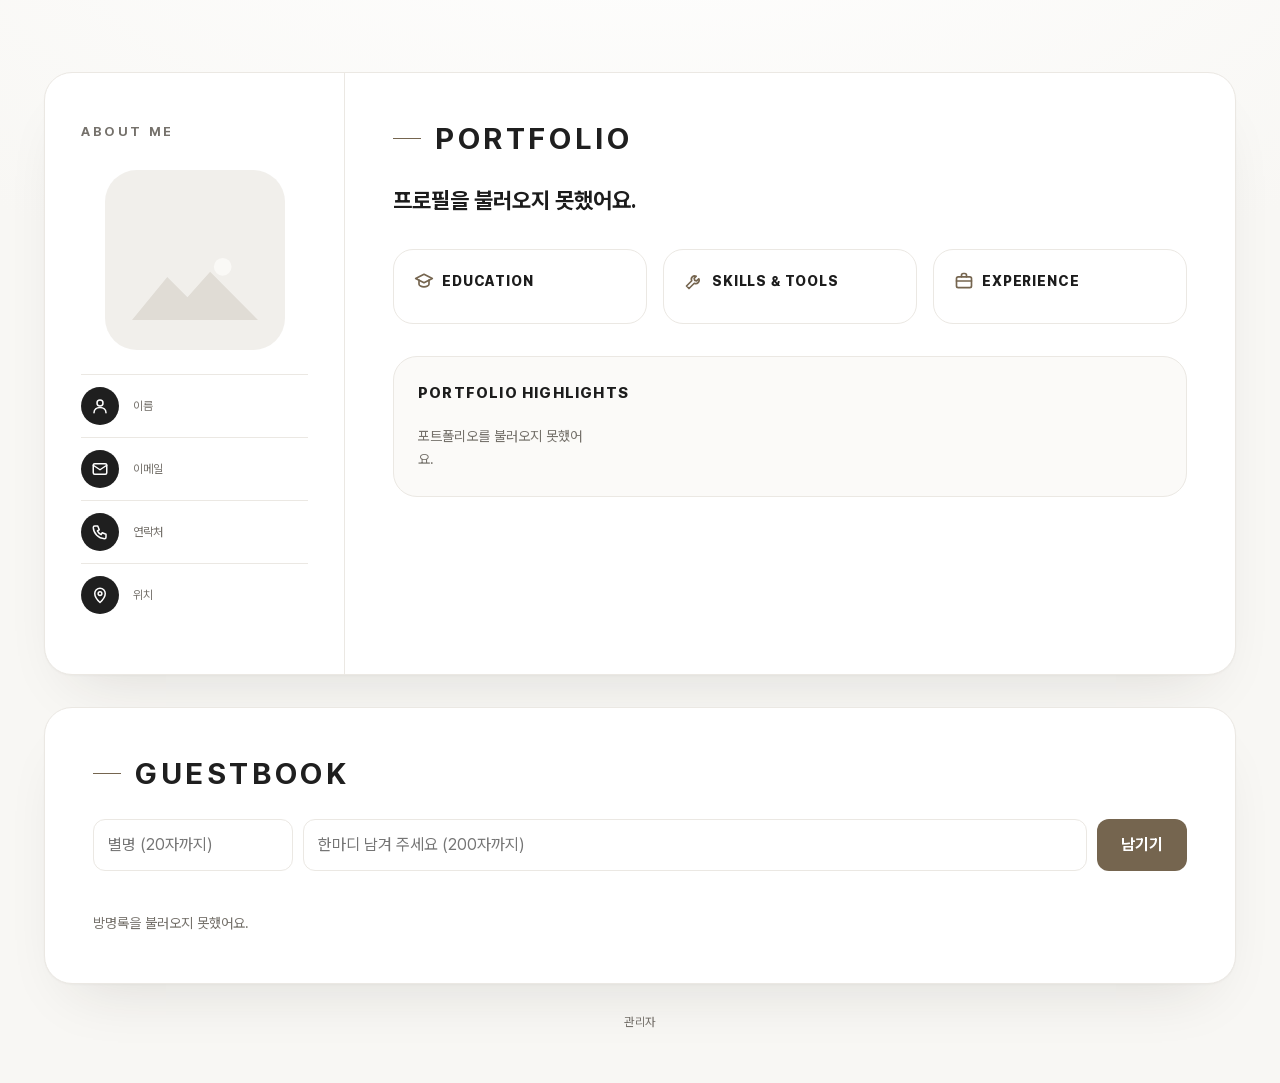
<file: index.html>
<!DOCTYPE html>
<html lang="ko">
<head>
  <meta charset="UTF-8">
  <meta name="viewport" content="width=device-width, initial-scale=1">
  <title>Portfolio</title>
  <link rel="stylesheet" href="fonts/pretendard/pretendardvariable-dynamic-subset.css">
  <link rel="stylesheet" href="style.css">
</head>
<body>
  <main class="page">

    <!-- 큰 흰 카드 -->
    <div class="sheet">

      <!-- 왼쪽: ABOUT ME -->
      <aside class="about">
        <p class="label">ABOUT ME</p>

        <div class="photo" id="profile-photo"></div>

        <h1 class="name" id="profile-name"></h1>
        <p class="job-title" id="profile-title"></p>
        <p class="badge" id="profile-badge"></p>

        <ul class="contacts">
          <li>
            <span class="icon-circle">
              <svg viewBox="0 0 24 24"><circle cx="12" cy="8" r="4"/><path d="M4 21c0-4.4 3.6-7 8-7s8 2.6 8 7"/></svg>
            </span>
            <div>
              <span class="contact-label">이름</span>
              <span class="contact-value" id="contact-name"></span>
            </div>
          </li>
          <li>
            <span class="icon-circle">
              <svg viewBox="0 0 24 24"><rect x="3" y="5" width="18" height="14" rx="2"/><path d="M3 7l9 6 9-6"/></svg>
            </span>
            <div>
              <span class="contact-label">이메일</span>
              <span class="contact-value" id="contact-email"></span>
            </div>
          </li>
          <li>
            <span class="icon-circle">
              <svg viewBox="0 0 24 24"><path d="M5 4h4l2 5-2.5 1.5a11 11 0 0 0 5 5L15 13l5 2v4a2 2 0 0 1-2 2A16 16 0 0 1 3 6a2 2 0 0 1 2-2z"/></svg>
            </span>
            <div>
              <span class="contact-label">연락처</span>
              <span class="contact-value" id="contact-phone"></span>
            </div>
          </li>
          <li>
            <span class="icon-circle">
              <svg viewBox="0 0 24 24"><path d="M12 22s7-6.5 7-12a7 7 0 0 0-14 0c0 5.5 7 12 7 12z"/><circle cx="12" cy="10" r="2.5"/></svg>
            </span>
            <div>
              <span class="contact-label">위치</span>
              <span class="contact-value" id="contact-location"></span>
            </div>
          </li>
        </ul>

        <!-- 이력서 PDF 받기 (관리자가 올렸을 때만 보인다) -->
        <button type="button" class="resume-btn" id="resume-btn" hidden>
          <svg viewBox="0 0 24 24" aria-hidden="true"><path d="M12 4v11M7 10l5 5 5-5M5 20h14"/></svg>
          이력서 PDF 받기
        </button>
      </aside>

      <!-- 오른쪽: PORTFOLIO -->
      <section class="content">
        <h2 class="big-title">PORTFOLIO</h2>

        <p class="headline" id="profile-headline"></p>
        <p class="intro" id="profile-intro"></p>

        <!-- 숫자로 보는 나 -->
        <dl class="stats" id="stats" hidden></dl>

        <div class="info-grid">
          <div class="info-box">
            <h3 class="info-title">
              <svg viewBox="0 0 24 24"><path d="M2 9l10-5 10 5-10 5z"/><path d="M6 11v5c0 1.5 2.7 3 6 3s6-1.5 6-3v-5"/></svg>
              EDUCATION
            </h3>
            <p class="info-text" id="profile-education"></p>
          </div>
          <div class="info-box">
            <h3 class="info-title">
              <svg viewBox="0 0 24 24"><path d="M14.7 6.3a4 4 0 0 0-5.4 5.4L3 18l3 3 6.3-6.3a4 4 0 0 0 5.4-5.4l-2.5 2.5-2.4-.6-.6-2.4z"/></svg>
              SKILLS &amp; TOOLS
            </h3>
            <p class="info-text" id="profile-skills"></p>
          </div>
          <div class="info-box">
            <h3 class="info-title">
              <svg viewBox="0 0 24 24"><rect x="3" y="7" width="18" height="13" rx="2"/><path d="M9 7V5a2 2 0 0 1 2-2h2a2 2 0 0 1 2 2v2"/><path d="M3 12h18"/></svg>
              EXPERIENCE
            </h3>
            <p class="info-text" id="profile-experience"></p>
          </div>
        </div>

        <div class="highlights">
          <h3 class="highlights-title">PORTFOLIO HIGHLIGHTS</h3>
          <!-- 분류로 골라 보기 (분류가 2개 이상일 때 보인다) -->
          <div class="filters" id="filters" role="group" aria-label="분류로 골라 보기" hidden></div>
          <div class="cards" id="cards">
            <p class="status">불러오는 중…</p>
          </div>
        </div>

        <blockquote class="quote" id="profile-quote"></blockquote>
      </section>
    </div>

    <!-- 방명록 -->
    <section class="sheet guestbook">
      <h2 class="big-title">GUESTBOOK</h2>

      <div class="guest-form">
        <input type="text" id="guest-nickname" placeholder="별명 (20자까지)" maxlength="20">
        <input type="text" id="guest-message" placeholder="한마디 남겨 주세요 (200자까지)" maxlength="200">
        <button type="button" id="guest-submit">남기기</button>
      </div>
      <p class="guest-status" id="guest-status"></p>

      <ul class="guest-list" id="guest-list">
        <li class="status">불러오는 중…</li>
      </ul>
    </section>

    <!-- 프로젝트 자세히 보기 창 (카드를 누르면 열린다) -->
    <dialog class="project-dialog" id="project-dialog" aria-labelledby="dlg-title">
      <button type="button" class="dlg-close" id="dlg-close" aria-label="닫기">
        <svg viewBox="0 0 24 24" aria-hidden="true"><path d="M6 6l12 12M18 6L6 18"/></svg>
      </button>
      <div class="dlg-gallery">
        <div class="dlg-photo" id="dlg-photo"></div>
        <button type="button" class="dlg-arrow prev" id="dlg-prev" aria-label="이전 사진">
          <svg viewBox="0 0 24 24" aria-hidden="true"><path d="M15 5l-7 7 7 7"/></svg>
        </button>
        <button type="button" class="dlg-arrow next" id="dlg-next" aria-label="다음 사진">
          <svg viewBox="0 0 24 24" aria-hidden="true"><path d="M9 5l7 7-7 7"/></svg>
        </button>
        <span class="dlg-count" id="dlg-count" aria-live="polite"></span>
      </div>
      <div class="dlg-body">
        <p class="card-meta" id="dlg-meta"></p>
        <h2 class="dlg-title" id="dlg-title"></h2>
        <div class="card-tags" id="dlg-tags"></div>

        <!-- 케이스 스터디: 기간 · 역할 · 기여도, 대표 성과, 문제 → 해결 → 결과 -->
        <dl class="dlg-facts" id="dlg-facts"></dl>
        <p class="dlg-key" id="dlg-key"></p>
        <p class="dlg-desc" id="dlg-desc"></p>
        <div class="dlg-case" id="dlg-case"></div>
        <div class="dlg-actions">
          <button type="button" class="dlg-file" id="dlg-file">첨부 파일 열기</button>
          <button type="button" class="dlg-done" id="dlg-done">닫기</button>
        </div>
      </div>
    </dialog>

    <footer class="footer">
      <a href="admin.html" class="admin-link">관리자</a>
    </footer>

  </main>

  <script src="script.js"></script>
</body>
</html>
</file>
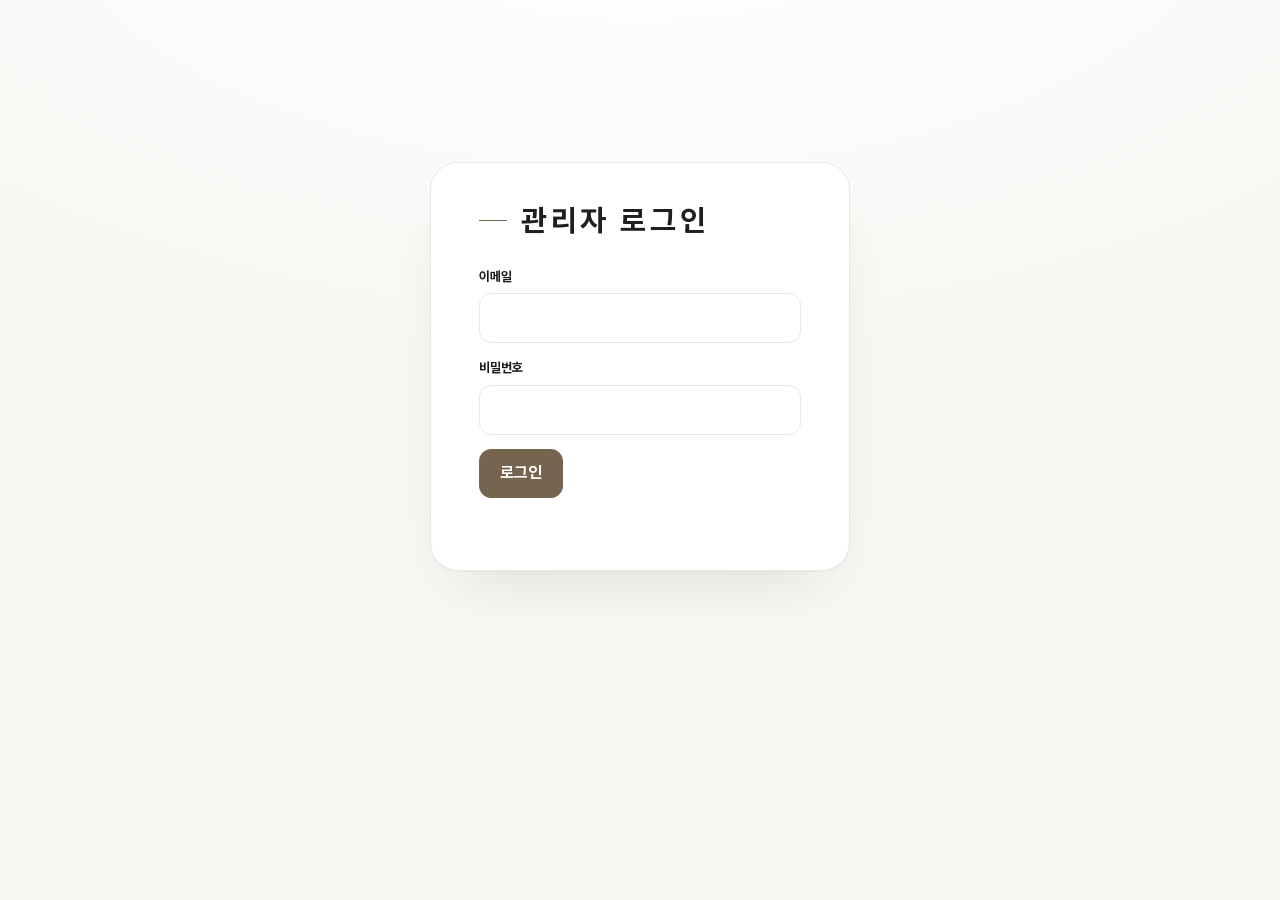
<file: admin.html>
<!DOCTYPE html>
<html lang="ko">
<head>
  <meta charset="UTF-8">
  <meta name="viewport" content="width=device-width, initial-scale=1">
  <meta name="robots" content="noindex">
  <title>관리자 | Portfolio</title>
  <link rel="stylesheet" href="fonts/pretendard/pretendardvariable-dynamic-subset.css">
  <link rel="stylesheet" href="style.css">
  <style>
    /* ===== 관리자 화면에만 쓰는 모양 (색·글꼴은 style.css 와 같음) ===== */
    /* 방문자 화면의 2칸 나누기를 관리자 상자에는 쓰지 않는다 */
    .sheet.admin-sheet {
      display: block;
    }

    .sheet.topbar {
      display: flex;
    }

    .admin-sheet {
      padding: 40px 48px;
      margin-bottom: 24px;
    }

    .hidden {
      display: none !important;
    }

    .topbar {
      display: flex;
      flex-wrap: wrap;
      align-items: center;
      gap: 12px;
      padding: 20px 28px;
      margin-bottom: 24px;
    }

    .topbar .big-title {
      margin: 0;
      font-size: 24px;
    }

    .topbar .who {
      margin-left: auto;
      font-size: 14px;
      color: var(--muted);
    }

    .topbar a {
      font-size: 14px;
      color: var(--accent);
      font-weight: 600;
      text-decoration: none;
    }

    .login-box {
      max-width: 420px;
      margin: 10vh auto 0;
    }

    .field {
      display: block;
      margin-bottom: 14px;
    }

    .field > span {
      display: block;
      margin-bottom: 6px;
      font-size: 13px;
      font-weight: 700;
      color: var(--text);
    }

    .field input[type="text"],
    .field input[type="email"],
    .field input[type="password"],
    .field textarea {
      width: 100%;
      padding: 11px 14px;
      border: 1px solid var(--line);
      border-radius: 12px;
      background: var(--surface);
      color: var(--text);
      font: inherit;
    }

    .field textarea {
      min-height: 90px;
      resize: vertical;
    }

    .field input:focus,
    .field textarea:focus {
      outline: 2px solid var(--accent);
      outline-offset: -1px;
    }

    .field small {
      display: block;
      margin-top: 4px;
      font-size: 12px;
      color: var(--muted);
    }

    .form-grid {
      display: grid;
      grid-template-columns: repeat(2, 1fr);
      gap: 0 20px;
    }

    .form-grid .wide {
      grid-column: 1 / -1;
    }

    .btn {
      padding: 10px 20px;
      border: 1px solid var(--line);
      border-radius: 12px;
      background: var(--surface);
      color: var(--text);
      font-weight: 700;
      cursor: pointer;
    }

    .btn.primary {
      border-color: var(--accent);
      background: var(--accent);
      color: #ffffff;
    }

    .btn.danger {
      color: var(--danger);
    }

    .section-head .btn {
      white-space: nowrap;
    }

    .btn.small {
      padding: 6px 12px;
      font-size: 13px;
      border-radius: 10px;
    }

    .btn:disabled {
      opacity: 0.5;
      cursor: default;
    }

    .buttons {
      display: flex;
      flex-wrap: wrap;
      gap: 8px;
      margin-top: 8px;
    }

    .msg {
      min-height: 1.6em;
      margin: 10px 0 0;
      font-size: 14px;
      color: var(--accent);
    }

    .msg.error {
      color: var(--danger);
    }

    /* 사진·파일 고르는 칸 */
    .upload {
      display: flex;
      align-items: center;
      gap: 14px;
      flex-wrap: wrap;
    }

    .preview {
      width: 96px;
      height: 96px;
      border-radius: 18px;
      background: var(--placeholder);
      overflow: hidden;
      flex: none;
    }

    .preview.wide-preview {
      width: 160px;
      height: 100px;
      border-radius: 10px;
    }

    .preview img {
      width: 100%;
      height: 100%;
      object-fit: cover;
      display: block;
    }

    /* 숫자로 보는 나: 숫자 · 설명 두 칸씩 */
    .stat-rows {
      display: grid;
      grid-template-columns: 160px 1fr;
      gap: 8px 10px;
    }

    .stat-rows input {
      width: 100%;
      padding: 10px 12px;
      border: 1px solid var(--line);
      border-radius: 10px;
      background: var(--surface);
      color: var(--text);
      font: inherit;
    }

    .case-guide {
      margin: 12px 0 14px;
      padding-top: 18px;
      border-top: 1px solid var(--line);
      font-size: 13px;
      font-weight: 700;
      color: var(--accent);
    }

    /* 자세히 보기 사진 목록 */
    .detail-list {
      display: flex;
      flex-wrap: wrap;
      gap: 10px;
      list-style: none;
      margin: 0 0 10px;
      padding: 0;
    }

    .detail-list li {
      position: relative;
      width: 120px;
    }

    .detail-list .preview {
      width: 120px;
      height: 80px;
      border-radius: 10px;
    }

    .detail-list .num {
      position: absolute;
      top: 6px;
      left: 6px;
      padding: 0 7px;
      border-radius: 999px;
      background: rgba(28, 28, 28, 0.75);
      color: #ffffff;
      font-size: 12px;
      font-weight: 700;
    }

    .detail-list .buttons {
      margin-top: 6px;
      gap: 4px;
    }

    .detail-list .btn.small {
      padding: 4px 9px;
    }

    .file-name {
      font-size: 13px;
      color: var(--muted);
      word-break: break-all;
    }

    .file-name a {
      color: var(--accent);
    }

    /* 카드 목록 */
    .rows {
      list-style: none;
      margin: 0;
      padding: 0;
    }

    .rows > li {
      display: flex;
      align-items: center;
      gap: 16px;
      padding: 14px 0;
      border-top: 1px solid var(--line);
    }

    .rows .thumb {
      width: 88px;
      height: 56px;
      border-radius: 8px;
      background: var(--placeholder);
      overflow: hidden;
      flex: none;
    }

    .rows .thumb img {
      width: 100%;
      height: 100%;
      object-fit: cover;
      display: block;
    }

    .rows .info {
      flex: 1;
      min-width: 0;
    }

    .rows .info strong {
      display: block;
    }

    .rows .meta {
      font-size: 12px;
      font-weight: 700;
      color: var(--accent);
    }

    .rows .sub {
      font-size: 13px;
      color: var(--muted);
      word-break: break-word;
    }

    .rows .actions {
      display: flex;
      flex-wrap: wrap;
      gap: 6px;
      justify-content: flex-end;
    }

    .like-count {
      display: inline-flex;
      align-items: center;
      gap: 4px;
      padding: 3px 10px;
      border-radius: 999px;
      background: var(--accent-soft);
      color: var(--accent);
      font-size: 13px;
      font-weight: 700;
      white-space: nowrap;
    }

    .edit-box {
      margin-top: 24px;
      padding: 24px;
      border: 1px solid var(--line);
      border-radius: 20px;
    }

    .edit-box h3 {
      margin: 0 0 16px;
      font-size: 17px;
    }

    .section-head {
      display: flex;
      align-items: center;
      justify-content: space-between;
      gap: 12px;
      margin-bottom: 16px;
    }

    .section-head .big-title {
      margin: 0;
    }

    @media (max-width: 820px) {
      .admin-sheet {
        padding: 28px 20px;
      }

      .section-head .big-title {
        font-size: 24px;
      }

      .form-grid {
        grid-template-columns: 1fr;
      }

      .rows > li {
        flex-wrap: wrap;
      }

      .rows .actions {
        width: 100%;
        justify-content: flex-start;
      }
    }
  </style>
</head>
<body>
  <main class="page">

    <!-- ===== 로그인 화면 ===== -->
    <section class="sheet admin-sheet login-box hidden" id="login-view">
      <h1 class="big-title">관리자 로그인</h1>
      <label class="field">
        <span>이메일</span>
        <input type="email" id="login-email" autocomplete="username">
      </label>
      <label class="field">
        <span>비밀번호</span>
        <input type="password" id="login-password" autocomplete="current-password">
      </label>
      <button type="button" class="btn primary" id="login-button">로그인</button>
      <p class="msg" id="login-msg"></p>
    </section>

    <!-- ===== 관리자가 아닐 때 ===== -->
    <section class="sheet admin-sheet login-box hidden" id="denied-view">
      <h1 class="big-title">관리자만 쓸 수 있어요</h1>
      <p class="intro">이 계정은 관리자로 등록되어 있지 않아요.</p>
      <button type="button" class="btn" id="denied-logout">로그아웃</button>
    </section>

    <!-- ===== 관리자 화면 ===== -->
    <div class="hidden" id="admin-view">

      <header class="sheet topbar">
        <h1 class="big-title">관리자</h1>
        <span class="who" id="who"></span>
        <a href="index.html" target="_blank" rel="noopener">방문자 화면 보기</a>
        <button type="button" class="btn small" id="logout-button">로그아웃</button>
      </header>

      <!-- 프로필 -->
      <section class="sheet admin-sheet">
        <h2 class="big-title">프로필</h2>

        <div class="field">
          <span>프로필 사진</span>
          <div class="upload">
            <div class="preview" id="photo-preview"></div>
            <div>
              <input type="file" id="photo-file" accept="image/png,image/jpeg,image/webp,image/gif">
              <div class="buttons">
                <button type="button" class="btn small danger" id="photo-remove">사진 빼기</button>
              </div>
              <small class="file-name">PNG·JPG·WEBP·GIF, 10MB까지. 고르면 바로 올라가고 저장돼요.</small>
            </div>
          </div>
          <p class="msg" id="photo-msg"></p>
        </div>

        <div class="form-grid">
          <label class="field"><span>이름</span><input type="text" id="pf-name"></label>
          <label class="field"><span>직함</span><input type="text" id="pf-title"></label>
          <label class="field"><span>경력 배지</span><input type="text" id="pf-career_badge"></label>
          <label class="field"><span>이메일</span><input type="text" id="pf-email"></label>
          <label class="field"><span>연락처</span><input type="text" id="pf-phone"></label>
          <label class="field"><span>위치</span><input type="text" id="pf-location"></label>
          <label class="field wide">
            <span>한 줄 소개 제목</span><input type="text" id="pf-headline">
            <small>이 안에 이름이 들어 있으면 방문자 화면에서 이름에 초록 밑줄이 생겨요.</small>
          </label>
          <label class="field wide"><span>소개 글</span><textarea id="pf-intro"></textarea></label>
          <label class="field"><span>EDUCATION</span><textarea id="pf-education"></textarea></label>
          <label class="field"><span>SKILLS &amp; TOOLS</span><textarea id="pf-skills"></textarea></label>
          <label class="field wide"><span>EXPERIENCE</span><textarea id="pf-experience"></textarea></label>
          <label class="field wide"><span>맨 아래 한 줄 인용</span><input type="text" id="pf-quote"></label>

          <div class="field wide">
            <span>숫자로 보는 나 (소개 글 아래에 크게 보여요, 4개까지)</span>
            <div class="stat-rows">
              <input type="text" id="st-value-0" placeholder="숫자 예: 10년" aria-label="숫자 1">
              <input type="text" id="st-label-0" placeholder="설명 예: 기획·PM 경력" aria-label="설명 1">
              <input type="text" id="st-value-1" placeholder="예: 40+" aria-label="숫자 2">
              <input type="text" id="st-label-1" placeholder="예: 참여 프로젝트" aria-label="설명 2">
              <input type="text" id="st-value-2" placeholder="예: 25" aria-label="숫자 3">
              <input type="text" id="st-label-2" placeholder="예: 함께한 고객사" aria-label="설명 3">
              <input type="text" id="st-value-3" placeholder="예: 98%" aria-label="숫자 4">
              <input type="text" id="st-label-3" placeholder="예: 고객 만족도" aria-label="설명 4">
            </div>
            <small>숫자로 시작하면(예: 40+, 98%) 방문자 화면에서 0부터 올라가요. 비워 둔 줄은 보이지 않아요.</small>
          </div>
        </div>

        <div class="field">
          <span>이력서 PDF (왼쪽 프로필 아래 "이력서 PDF 받기" 버튼)</span>
          <input type="file" id="resume-file" accept="application/pdf">
          <div class="buttons">
            <button type="button" class="btn small danger" id="resume-remove">이력서 빼기</button>
          </div>
          <small class="file-name" id="resume-name">없음</small>
          <small class="file-name">PDF, 10MB까지. 고르면 바로 올라가고 저장돼요.</small>
          <p class="msg" id="resume-msg"></p>
        </div>

        <button type="button" class="btn primary" id="profile-save">프로필 저장</button>
        <p class="msg" id="profile-msg"></p>
      </section>

      <!-- 포트폴리오 카드 -->
      <section class="sheet admin-sheet">
        <div class="section-head">
          <h2 class="big-title">포트폴리오 카드</h2>
          <button type="button" class="btn primary small" id="project-new">+ 카드 추가</button>
        </div>
        <ul class="rows" id="project-list"><li class="status">불러오는 중…</li></ul>
        <p class="msg" id="project-list-msg"></p>

        <div class="edit-box hidden" id="project-form">
          <h3 id="project-form-title">카드 추가</h3>
          <div class="form-grid">
            <label class="field"><span>번호</span><input type="text" id="pj-number" placeholder="예: 01"></label>
            <label class="field"><span>분류</span><input type="text" id="pj-category"></label>
            <label class="field wide"><span>제목 (꼭 적기)</span><input type="text" id="pj-title"></label>
            <label class="field wide"><span>설명 (카드에는 두 줄까지 보여요)</span><textarea id="pj-description"></textarea></label>

            <label class="field wide">
              <span>태그</span><input type="text" id="pj-tags" placeholder="예: 총괄 PM, UI/UX">
              <small>쉼표(,)로 나눠 적어요.</small>
            </label>

            <p class="field wide case-guide">케이스 스터디 — 자세히 보기 창에 나와요. 비워 둔 칸은 보이지 않아요.</p>
            <label class="field"><span>기간</span><input type="text" id="pj-period" placeholder="예: 2024.03 – 2024.09"></label>
            <label class="field"><span>내 역할</span><input type="text" id="pj-my_role" placeholder="예: UI/UX 리드 기획"></label>
            <label class="field"><span>기여도</span><input type="text" id="pj-contribution" placeholder="예: 기획 80%"></label>
            <label class="field"><span>대표 성과 한 줄</span><input type="text" id="pj-key_result" placeholder="예: 문의 처리 시간 40% 단축"></label>
            <label class="field wide"><span>01 문제 — 어떤 문제가 있었나요?</span><textarea id="pj-problem"></textarea></label>
            <label class="field wide"><span>02 해결 — 어떻게 풀었나요?</span><textarea id="pj-solution"></textarea></label>
            <label class="field wide"><span>03 결과 — 무엇이 달라졌나요?</span><textarea id="pj-outcome"></textarea></label>

            <div class="field wide">
              <span>썸네일 이미지</span>
              <div class="upload">
                <div class="preview wide-preview" id="pj-thumb-preview"></div>
                <div>
                  <input type="file" id="pj-thumb-file" accept="image/png,image/jpeg,image/webp,image/gif">
                  <div class="buttons">
                    <button type="button" class="btn small danger" id="pj-thumb-remove">썸네일 빼기</button>
                  </div>
                  <small class="file-name">PNG·JPG·WEBP·GIF, 10MB까지</small>
                </div>
              </div>
            </div>

            <div class="field wide">
              <span>첨부 파일 (카드를 누르면 열리는 파일)</span>
              <input type="file" id="pj-file-file" accept="image/png,image/jpeg,image/webp,image/gif,application/pdf">
              <div class="buttons">
                <button type="button" class="btn small danger" id="pj-file-remove">첨부 파일 빼기</button>
              </div>
              <small class="file-name" id="pj-file-name">없음</small>
              <small class="file-name">PDF·이미지, 10MB까지. 있으면 자세히 보기 창에 "PDF 열기" 버튼이 생겨요.</small>
            </div>

            <div class="field wide">
              <span>자세히 보기 사진 (카드를 누르면 열리는 창에 나오는 사진)</span>
              <ul class="detail-list" id="pj-detail-list"></ul>
              <input type="file" id="pj-detail-file" accept="image/png,image/jpeg,image/webp,image/gif" multiple>
              <small class="file-name">여러 장을 한꺼번에 골라도 돼요. 10장까지, 한 장에 10MB까지. ◀ ▶ 로 순서를 바꾸고, 맨 앞 사진이 처음 보여요.</small>
              <small class="file-name">하나도 안 고르면 썸네일이 대신 나와요.</small>
            </div>
          </div>
          <p class="msg" id="pj-upload-msg"></p>

          <div class="buttons">
            <button type="button" class="btn primary" id="project-save">카드 저장</button>
            <button type="button" class="btn" id="project-cancel">취소</button>
          </div>
          <p class="msg" id="project-msg"></p>
        </div>
      </section>

      <!-- 좋아요 -->
      <section class="sheet admin-sheet">
        <h2 class="big-title">좋아요</h2>
        <ul class="rows" id="like-list"><li class="status">불러오는 중…</li></ul>
        <p class="msg" id="like-msg"></p>
      </section>

      <!-- 방명록 -->
      <section class="sheet admin-sheet">
        <h2 class="big-title">방명록</h2>
        <ul class="rows" id="guest-admin-list"><li class="status">불러오는 중…</li></ul>
        <p class="msg" id="guest-msg"></p>
      </section>

    </div>
  </main>

  <script src="admin.js"></script>
</body>
</html>
</file>
<file: fonts/pretendard/pretendardvariable-dynamic-subset.css>
/*
Copyright (c) 2021 Kil Hyung-jin, with Reserved Font Name Pretendard.
https://github.com/orioncactus/pretendard

This Font Software is licensed under the SIL Open Font License, Version 1.1.
This license is copied below, and is also available with a FAQ at:
http://scripts.sil.org/OFL
*/
/* [0] */
@font-face {
	font-family: 'Pretendard Variable';
	font-style: normal;
	font-display: swap;
	font-weight: 45 920;
	src: url(./woff2-dynamic-subset/PretendardVariable.subset.0.woff2) format('woff2-variations');
	unicode-range: U+f9ca-fa0b, U+ff03-ff05, U+ff07, U+ff0a-ff0b, U+ff0d-ff19, U+ff1b, U+ff1d, U+ff20-ff5b, U+ff5d, U+ffe0-ffe3, U+ffe5-ffe6;
}

/* [1] */
@font-face {
	font-family: 'Pretendard Variable';
	font-style: normal;
	font-display: swap;
	font-weight: 45 920;
	src: url(./woff2-dynamic-subset/PretendardVariable.subset.1.woff2) format('woff2-variations');
	unicode-range: U+d723-d728, U+d72a-d733, U+d735-d748, U+d74a-d74f, U+d752-d753, U+d755-d757, U+d75a-d75f, U+d762-d764, U+d766-d768, U+d76a-d76b, U+d76d-d76f, U+d771-d787, U+d789-d78b, U+d78d-d78f, U+d791-d797, U+d79a, U+d79c, U+d79e-d7a3, U+f900-f909, U+f90b-f92e;
}

/* [2] */
@font-face {
	font-family: 'Pretendard Variable';
	font-style: normal;
	font-display: swap;
	font-weight: 45 920;
	src: url(./woff2-dynamic-subset/PretendardVariable.subset.2.woff2) format('woff2-variations');
	unicode-range: U+d679-d68b, U+d68e-d69e, U+d6a0, U+d6a2-d6a7, U+d6a9-d6c3, U+d6c6-d6c7, U+d6c9-d6cb, U+d6cd-d6d3, U+d6d5-d6d6, U+d6d8-d6e3, U+d6e5-d6e7, U+d6e9-d6fb, U+d6fd-d717, U+d719-d71f, U+d721-d722;
}

/* [3] */
@font-face {
	font-family: 'Pretendard Variable';
	font-style: normal;
	font-display: swap;
	font-weight: 45 920;
	src: url(./woff2-dynamic-subset/PretendardVariable.subset.3.woff2) format('woff2-variations');
	unicode-range: U+d5bc-d5c7, U+d5ca-d5cb, U+d5cd-d5cf, U+d5d1-d5d7, U+d5d9-d5da, U+d5dc, U+d5de-d5e3, U+d5e6-d5e7, U+d5e9-d5eb, U+d5ed-d5f6, U+d5f8, U+d5fa-d5ff, U+d602-d603, U+d605-d607, U+d609-d60f, U+d612-d613, U+d616-d61b, U+d61d-d637, U+d63a-d63b, U+d63d-d63f, U+d641-d647, U+d64a-d64c, U+d64e-d653, U+d656-d657, U+d659-d65b, U+d65d-d666, U+d668, U+d66a-d678;
}

/* [4] */
@font-face {
	font-family: 'Pretendard Variable';
	font-style: normal;
	font-display: swap;
	font-weight: 45 920;
	src: url(./woff2-dynamic-subset/PretendardVariable.subset.4.woff2) format('woff2-variations');
	unicode-range: U+d507, U+d509-d50b, U+d50d-d513, U+d515-d53b, U+d53e-d53f, U+d541-d543, U+d545-d54c, U+d54e, U+d550, U+d552-d557, U+d55a-d55b, U+d55d-d55f, U+d561-d564, U+d566-d567, U+d56a, U+d56c, U+d56e-d573, U+d576-d577, U+d579-d583, U+d585-d586, U+d58a-d5a4, U+d5a6-d5bb;
}

/* [5] */
@font-face {
	font-family: 'Pretendard Variable';
	font-style: normal;
	font-display: swap;
	font-weight: 45 920;
	src: url(./woff2-dynamic-subset/PretendardVariable.subset.5.woff2) format('woff2-variations');
	unicode-range: U+d464-d477, U+d47a-d47b, U+d47d-d47f, U+d481-d487, U+d489-d48a, U+d48c, U+d48e-d4e7, U+d4e9-d503, U+d505-d506;
}

/* [6] */
@font-face {
	font-family: 'Pretendard Variable';
	font-style: normal;
	font-display: swap;
	font-weight: 45 920;
	src: url(./woff2-dynamic-subset/PretendardVariable.subset.6.woff2) format('woff2-variations');
	unicode-range: U+d3bf-d3c7, U+d3ca-d3cf, U+d3d1-d3eb, U+d3ee-d3ef, U+d3f1-d3f3, U+d3f5-d3fb, U+d3fd-d400, U+d402-d45b, U+d45d-d463;
}

/* [7] */
@font-face {
	font-family: 'Pretendard Variable';
	font-style: normal;
	font-display: swap;
	font-weight: 45 920;
	src: url(./woff2-dynamic-subset/PretendardVariable.subset.7.woff2) format('woff2-variations');
	unicode-range: U+d2ff, U+d302-d304, U+d306-d30b, U+d30f, U+d311-d313, U+d315-d31b, U+d31e, U+d322-d324, U+d326-d327, U+d32a-d32b, U+d32d-d32f, U+d331-d337, U+d339-d33c, U+d33e-d37b, U+d37e-d37f, U+d381-d383, U+d385-d38b, U+d38e-d390, U+d392-d397, U+d39a-d39b, U+d39d-d39f, U+d3a1-d3a7, U+d3a9-d3aa, U+d3ac, U+d3ae-d3b3, U+d3b5-d3b7, U+d3b9-d3bb, U+d3bd-d3be;
}

/* [8] */
@font-face {
	font-family: 'Pretendard Variable';
	font-style: normal;
	font-display: swap;
	font-weight: 45 920;
	src: url(./woff2-dynamic-subset/PretendardVariable.subset.8.woff2) format('woff2-variations');
	unicode-range: U+d257-d27f, U+d281-d29b, U+d29d-d29f, U+d2a1-d2ab, U+d2ad-d2b7, U+d2ba-d2bb, U+d2bd-d2bf, U+d2c1-d2c7, U+d2c9-d2ef, U+d2f2-d2f3, U+d2f5-d2f7, U+d2f9-d2fe;
}

/* [9] */
@font-face {
	font-family: 'Pretendard Variable';
	font-style: normal;
	font-display: swap;
	font-weight: 45 920;
	src: url(./woff2-dynamic-subset/PretendardVariable.subset.9.woff2) format('woff2-variations');
	unicode-range: U+d1b4, U+d1b6-d1f3, U+d1f5-d22b, U+d22e-d22f, U+d231-d233, U+d235-d23b, U+d23d-d240, U+d242-d256;
}

/* [10] */
@font-face {
	font-family: 'Pretendard Variable';
	font-style: normal;
	font-display: swap;
	font-weight: 45 920;
	src: url(./woff2-dynamic-subset/PretendardVariable.subset.10.woff2) format('woff2-variations');
	unicode-range: U+d105-d12f, U+d132-d133, U+d135-d137, U+d139-d13f, U+d141-d142, U+d144, U+d146-d14b, U+d14e-d14f, U+d151-d153, U+d155-d15b, U+d15e-d187, U+d189-d19f, U+d1a2-d1a3, U+d1a5-d1a7, U+d1a9-d1af, U+d1b2-d1b3;
}

/* [11] */
@font-face {
	font-family: 'Pretendard Variable';
	font-style: normal;
	font-display: swap;
	font-weight: 45 920;
	src: url(./woff2-dynamic-subset/PretendardVariable.subset.11.woff2) format('woff2-variations');
	unicode-range: U+d04b-d04f, U+d051-d057, U+d059-d06b, U+d06d-d06f, U+d071-d073, U+d075-d07b, U+d07e-d0a3, U+d0a6-d0a7, U+d0a9-d0ab, U+d0ad-d0b3, U+d0b6, U+d0b8, U+d0ba-d0bf, U+d0c2-d0c3, U+d0c5-d0c7, U+d0c9-d0cf, U+d0d2, U+d0d6-d0db, U+d0de-d0df, U+d0e1-d0e3, U+d0e5-d0eb, U+d0ee-d0f0, U+d0f2-d104;
}

/* [12] */
@font-face {
	font-family: 'Pretendard Variable';
	font-style: normal;
	font-display: swap;
	font-weight: 45 920;
	src: url(./woff2-dynamic-subset/PretendardVariable.subset.12.woff2) format('woff2-variations');
	unicode-range: U+cfa2-cfc3, U+cfc5-cfdf, U+cfe2-cfe3, U+cfe5-cfe7, U+cfe9-cff4, U+cff6-cffb, U+cffd-cfff, U+d001-d003, U+d005-d017, U+d019-d033, U+d036-d037, U+d039-d03b, U+d03d-d04a;
}

/* [13] */
@font-face {
	font-family: 'Pretendard Variable';
	font-style: normal;
	font-display: swap;
	font-weight: 45 920;
	src: url(./woff2-dynamic-subset/PretendardVariable.subset.13.woff2) format('woff2-variations');
	unicode-range: U+cef0-cef3, U+cef6, U+cef9-ceff, U+cf01-cf03, U+cf05-cf07, U+cf09-cf0f, U+cf11-cf12, U+cf14-cf1b, U+cf1d-cf1f, U+cf21-cf2f, U+cf31-cf53, U+cf56-cf57, U+cf59-cf5b, U+cf5d-cf63, U+cf66, U+cf68, U+cf6a-cf6f, U+cf71-cf84, U+cf86-cf8b, U+cf8d-cfa1;
}

/* [14] */
@font-face {
	font-family: 'Pretendard Variable';
	font-style: normal;
	font-display: swap;
	font-weight: 45 920;
	src: url(./woff2-dynamic-subset/PretendardVariable.subset.14.woff2) format('woff2-variations');
	unicode-range: U+ce3c-ce57, U+ce5a-ce5b, U+ce5d-ce5f, U+ce61-ce67, U+ce6a, U+ce6c, U+ce6e-ce73, U+ce76-ce77, U+ce79-ce7b, U+ce7d-ce83, U+ce85-ce88, U+ce8a-ce8f, U+ce91-ce93, U+ce95-ce97, U+ce99-ce9f, U+cea2, U+cea4-ceab, U+cead-cee3, U+cee6-cee7, U+cee9-ceeb, U+ceed-ceef;
}

/* [15] */
@font-face {
	font-family: 'Pretendard Variable';
	font-style: normal;
	font-display: swap;
	font-weight: 45 920;
	src: url(./woff2-dynamic-subset/PretendardVariable.subset.15.woff2) format('woff2-variations');
	unicode-range: U+cd92-cd93, U+cd96-cd97, U+cd99-cd9b, U+cd9d-cda3, U+cda6-cda8, U+cdaa-cdaf, U+cdb1-cdc3, U+cdc5-cdcb, U+cdcd-cde7, U+cde9-ce03, U+ce05-ce1f, U+ce22-ce34, U+ce36-ce3b;
}

/* [16] */
@font-face {
	font-family: 'Pretendard Variable';
	font-style: normal;
	font-display: swap;
	font-weight: 45 920;
	src: url(./woff2-dynamic-subset/PretendardVariable.subset.16.woff2) format('woff2-variations');
	unicode-range: U+ccef-cd07, U+cd0a-cd0b, U+cd0d-cd1a, U+cd1c, U+cd1e-cd2b, U+cd2d-cd5b, U+cd5d-cd77, U+cd79-cd91;
}

/* [17] */
@font-face {
	font-family: 'Pretendard Variable';
	font-style: normal;
	font-display: swap;
	font-weight: 45 920;
	src: url(./woff2-dynamic-subset/PretendardVariable.subset.17.woff2) format('woff2-variations');
	unicode-range: U+cc3f-cc43, U+cc46-cc47, U+cc49-cc4b, U+cc4d-cc53, U+cc55-cc58, U+cc5a-cc5f, U+cc61-cc97, U+cc9a-cc9b, U+cc9d-cc9f, U+cca1-cca7, U+ccaa, U+ccac, U+ccae-ccb3, U+ccb6-ccb7, U+ccb9-ccbb, U+ccbd-cccf, U+ccd1-cce3, U+cce5-ccee;
}

/* [18] */
@font-face {
	font-family: 'Pretendard Variable';
	font-style: normal;
	font-display: swap;
	font-weight: 45 920;
	src: url(./woff2-dynamic-subset/PretendardVariable.subset.18.woff2) format('woff2-variations');
	unicode-range: U+cb91-cbd3, U+cbd5-cbe3, U+cbe5-cc0b, U+cc0e-cc0f, U+cc11-cc13, U+cc15-cc1b, U+cc1d-cc20, U+cc23-cc27, U+cc2a-cc2b, U+cc2d, U+cc2f, U+cc31-cc37, U+cc3a, U+cc3c;
}

/* [19] */
@font-face {
	font-family: 'Pretendard Variable';
	font-style: normal;
	font-display: swap;
	font-weight: 45 920;
	src: url(./woff2-dynamic-subset/PretendardVariable.subset.19.woff2) format('woff2-variations');
	unicode-range: U+caf4-cb47, U+cb4a-cb90;
}

/* [20] */
@font-face {
	font-family: 'Pretendard Variable';
	font-style: normal;
	font-display: swap;
	font-weight: 45 920;
	src: url(./woff2-dynamic-subset/PretendardVariable.subset.20.woff2) format('woff2-variations');
	unicode-range: U+ca4a-ca4b, U+ca4e-ca4f, U+ca51-ca53, U+ca55-ca5b, U+ca5d-ca60, U+ca62-ca83, U+ca85-cabb, U+cabe-cabf, U+cac1-cac3, U+cac5-cacb, U+cacd-cad0, U+cad2, U+cad4-cad8, U+cada-caf3;
}

/* [21] */
@font-face {
	font-family: 'Pretendard Variable';
	font-style: normal;
	font-display: swap;
	font-weight: 45 920;
	src: url(./woff2-dynamic-subset/PretendardVariable.subset.21.woff2) format('woff2-variations');
	unicode-range: U+c996-c997, U+c99a-c99c, U+c99e-c9bf, U+c9c2-c9c3, U+c9c5-c9c7, U+c9c9-c9cf, U+c9d2, U+c9d4, U+c9d7-c9d8, U+c9db, U+c9de-c9df, U+c9e1-c9e3, U+c9e5-c9e6, U+c9e8-c9eb, U+c9ee-c9f0, U+c9f2-c9f7, U+c9f9-ca0b, U+ca0d-ca28, U+ca2a-ca49;
}

/* [22] */
@font-face {
	font-family: 'Pretendard Variable';
	font-style: normal;
	font-display: swap;
	font-weight: 45 920;
	src: url(./woff2-dynamic-subset/PretendardVariable.subset.22.woff2) format('woff2-variations');
	unicode-range: U+c8e9-c8f4, U+c8f6-c8fb, U+c8fe-c8ff, U+c901-c903, U+c905-c90b, U+c90e-c910, U+c912-c917, U+c919-c92b, U+c92d-c94f, U+c951-c953, U+c955-c96b, U+c96d-c973, U+c975-c987, U+c98a-c98b, U+c98d-c98f, U+c991-c995;
}

/* [23] */
@font-face {
	font-family: 'Pretendard Variable';
	font-style: normal;
	font-display: swap;
	font-weight: 45 920;
	src: url(./woff2-dynamic-subset/PretendardVariable.subset.23.woff2) format('woff2-variations');
	unicode-range: U+c841-c84b, U+c84d-c86f, U+c872-c873, U+c875-c877, U+c879-c87f, U+c882-c884, U+c887-c88a, U+c88d-c8c3, U+c8c5-c8df, U+c8e1-c8e8;
}

/* [24] */
@font-face {
	font-family: 'Pretendard Variable';
	font-style: normal;
	font-display: swap;
	font-weight: 45 920;
	src: url(./woff2-dynamic-subset/PretendardVariable.subset.24.woff2) format('woff2-variations');
	unicode-range: U+c779-c77b, U+c77e-c782, U+c786, U+c78b, U+c78d, U+c78f, U+c792-c793, U+c795, U+c797, U+c799-c79f, U+c7a2, U+c7a7-c7ab, U+c7ae-c7bb, U+c7bd-c7c0, U+c7c2-c7c7, U+c7c9-c7dc, U+c7de-c7ff, U+c802-c803, U+c805-c807, U+c809, U+c80b-c80f, U+c812, U+c814, U+c817-c81b, U+c81e-c81f, U+c821-c823, U+c825-c82e, U+c830-c837, U+c839-c83b, U+c83d-c840;
}

/* [25] */
@font-face {
	font-family: 'Pretendard Variable';
	font-style: normal;
	font-display: swap;
	font-weight: 45 920;
	src: url(./woff2-dynamic-subset/PretendardVariable.subset.25.woff2) format('woff2-variations');
	unicode-range: U+c6bb-c6bf, U+c6c2, U+c6c4, U+c6c6-c6cb, U+c6ce-c6cf, U+c6d1-c6d3, U+c6d5-c6db, U+c6dd-c6df, U+c6e1-c6e7, U+c6e9-c6eb, U+c6ed-c6ef, U+c6f1-c6f8, U+c6fa-c703, U+c705-c707, U+c709-c70b, U+c70d-c716, U+c718, U+c71a-c71f, U+c722-c723, U+c725-c727, U+c729-c734, U+c736-c73b, U+c73e-c73f, U+c741-c743, U+c745-c74b, U+c74e-c750, U+c752-c757, U+c759-c773, U+c776-c777;
}

/* [26] */
@font-face {
	font-family: 'Pretendard Variable';
	font-style: normal;
	font-display: swap;
	font-weight: 45 920;
	src: url(./woff2-dynamic-subset/PretendardVariable.subset.26.woff2) format('woff2-variations');
	unicode-range: U+c5f5-c5fb, U+c5fe, U+c602-c605, U+c607, U+c609-c60f, U+c611-c61a, U+c61c-c623, U+c626-c627, U+c629-c62b, U+c62d, U+c62f-c632, U+c636, U+c638, U+c63a-c63f, U+c642-c643, U+c645-c647, U+c649-c652, U+c656-c65b, U+c65d-c65f, U+c661-c663, U+c665-c677, U+c679-c67b, U+c67d-c693, U+c696-c697, U+c699-c69b, U+c69d-c6a3, U+c6a6, U+c6a8, U+c6aa-c6af, U+c6b2-c6b3, U+c6b5-c6b7, U+c6b9-c6ba;
}

/* [27] */
@font-face {
	font-family: 'Pretendard Variable';
	font-style: normal;
	font-display: swap;
	font-weight: 45 920;
	src: url(./woff2-dynamic-subset/PretendardVariable.subset.27.woff2) format('woff2-variations');
	unicode-range: U+c517-c527, U+c52a-c52b, U+c52d-c52f, U+c531-c538, U+c53a, U+c53c, U+c53e-c543, U+c546-c547, U+c54b, U+c54d-c552, U+c556, U+c55a-c55b, U+c55d, U+c55f, U+c562-c563, U+c565-c567, U+c569-c56f, U+c572, U+c574, U+c576-c57b, U+c57e-c57f, U+c581-c583, U+c585-c586, U+c588-c58b, U+c58e, U+c590, U+c592-c596, U+c599-c5b3, U+c5b6-c5b7, U+c5ba, U+c5be-c5c3, U+c5ca-c5cb, U+c5cd, U+c5cf, U+c5d2-c5d3, U+c5d5-c5d7, U+c5d9-c5df, U+c5e1-c5e2, U+c5e4, U+c5e6-c5eb, U+c5ef, U+c5f1-c5f3;
}

/* [28] */
@font-face {
	font-family: 'Pretendard Variable';
	font-style: normal;
	font-display: swap;
	font-weight: 45 920;
	src: url(./woff2-dynamic-subset/PretendardVariable.subset.28.woff2) format('woff2-variations');
	unicode-range: U+c475-c4ef, U+c4f2-c4f3, U+c4f5-c4f7, U+c4f9-c4ff, U+c502-c50b, U+c50d-c516;
}

/* [29] */
@font-face {
	font-family: 'Pretendard Variable';
	font-style: normal;
	font-display: swap;
	font-weight: 45 920;
	src: url(./woff2-dynamic-subset/PretendardVariable.subset.29.woff2) format('woff2-variations');
	unicode-range: U+c3d0-c3d7, U+c3da-c3db, U+c3dd-c3de, U+c3e1-c3ec, U+c3ee-c3f3, U+c3f5-c42b, U+c42d-c463, U+c466-c474;
}

/* [30] */
@font-face {
	font-family: 'Pretendard Variable';
	font-style: normal;
	font-display: swap;
	font-weight: 45 920;
	src: url(./woff2-dynamic-subset/PretendardVariable.subset.30.woff2) format('woff2-variations');
	unicode-range: U+c32b-c367, U+c36a-c36b, U+c36d-c36f, U+c371-c377, U+c37a-c37b, U+c37e-c383, U+c385-c387, U+c389-c3cf;
}

/* [31] */
@font-face {
	font-family: 'Pretendard Variable';
	font-style: normal;
	font-display: swap;
	font-weight: 45 920;
	src: url(./woff2-dynamic-subset/PretendardVariable.subset.31.woff2) format('woff2-variations');
	unicode-range: U+c26a-c26b, U+c26d-c26f, U+c271-c273, U+c275-c27b, U+c27e-c287, U+c289-c28f, U+c291-c297, U+c299-c29a, U+c29c-c2a3, U+c2a5-c2a7, U+c2a9-c2ab, U+c2ad-c2b3, U+c2b6, U+c2b8, U+c2ba-c2bb, U+c2bd-c2db, U+c2de-c2df, U+c2e1-c2e2, U+c2e5-c2ea, U+c2ee, U+c2f0, U+c2f2-c2f5, U+c2f7, U+c2fa-c2fb, U+c2fd-c2ff, U+c301-c307, U+c309-c30c, U+c30e-c312, U+c315-c323, U+c325-c328, U+c32a;
}

/* [32] */
@font-face {
	font-family: 'Pretendard Variable';
	font-style: normal;
	font-display: swap;
	font-weight: 45 920;
	src: url(./woff2-dynamic-subset/PretendardVariable.subset.32.woff2) format('woff2-variations');
	unicode-range: U+c1bc-c1c3, U+c1c5-c1df, U+c1e1-c1fb, U+c1fd-c203, U+c205-c20c, U+c20e, U+c210-c217, U+c21a-c21b, U+c21d-c21e, U+c221-c227, U+c229-c22a, U+c22c, U+c22e, U+c230, U+c233-c24f, U+c251-c257, U+c259-c269;
}

/* [33] */
@font-face {
	font-family: 'Pretendard Variable';
	font-style: normal;
	font-display: swap;
	font-weight: 45 920;
	src: url(./woff2-dynamic-subset/PretendardVariable.subset.33.woff2) format('woff2-variations');
	unicode-range: U+c101-c11b, U+c11f, U+c121-c123, U+c125-c12b, U+c12e, U+c132-c137, U+c13a-c13b, U+c13d-c13f, U+c141-c147, U+c14a, U+c14c-c153, U+c155-c157, U+c159-c15b, U+c15d-c166, U+c169-c16f, U+c171-c177, U+c179-c18b, U+c18e-c18f, U+c191-c193, U+c195-c19b, U+c19d-c19e, U+c1a0, U+c1a2-c1a4, U+c1a6-c1bb;
}

/* [34] */
@font-face {
	font-family: 'Pretendard Variable';
	font-style: normal;
	font-display: swap;
	font-weight: 45 920;
	src: url(./woff2-dynamic-subset/PretendardVariable.subset.34.woff2) format('woff2-variations');
	unicode-range: U+c049-c057, U+c059-c05b, U+c05d-c05f, U+c061-c067, U+c069-c08f, U+c091-c0ab, U+c0ae-c0af, U+c0b1-c0b3, U+c0b5, U+c0b7-c0bb, U+c0be, U+c0c2-c0c7, U+c0ca-c0cb, U+c0cd-c0cf, U+c0d1-c0d7, U+c0d9-c0da, U+c0dc, U+c0de-c0e3, U+c0e5-c0eb, U+c0ed-c0f3, U+c0f6, U+c0f8, U+c0fa-c0ff;
}

/* [35] */
@font-face {
	font-family: 'Pretendard Variable';
	font-style: normal;
	font-display: swap;
	font-weight: 45 920;
	src: url(./woff2-dynamic-subset/PretendardVariable.subset.35.woff2) format('woff2-variations');
	unicode-range: U+bfa7-bfaf, U+bfb1-bfc4, U+bfc6-bfcb, U+bfce-bfcf, U+bfd1-bfd3, U+bfd5-bfdb, U+bfdd-c048;
}

/* [36] */
@font-face {
	font-family: 'Pretendard Variable';
	font-style: normal;
	font-display: swap;
	font-weight: 45 920;
	src: url(./woff2-dynamic-subset/PretendardVariable.subset.36.woff2) format('woff2-variations');
	unicode-range: U+bf07, U+bf09-bf3f, U+bf41-bf4f, U+bf52-bf54, U+bf56-bfa6;
}

/* [37] */
@font-face {
	font-family: 'Pretendard Variable';
	font-style: normal;
	font-display: swap;
	font-weight: 45 920;
	src: url(./woff2-dynamic-subset/PretendardVariable.subset.37.woff2) format('woff2-variations');
	unicode-range: U+be56, U+be58, U+be5c-be5f, U+be62-be63, U+be65-be67, U+be69-be74, U+be76-be7b, U+be7e-be7f, U+be81-be8e, U+be90, U+be92-bea7, U+bea9-becf, U+bed2-bed3, U+bed5-bed6, U+bed9-bee3, U+bee6-bf06;
}

/* [38] */
@font-face {
	font-family: 'Pretendard Variable';
	font-style: normal;
	font-display: swap;
	font-weight: 45 920;
	src: url(./woff2-dynamic-subset/PretendardVariable.subset.38.woff2) format('woff2-variations');
	unicode-range: U+bdb0-bdd3, U+bdd5-bdef, U+bdf1-be0b, U+be0d-be0f, U+be11-be13, U+be15-be43, U+be46-be47, U+be49-be4b, U+be4d-be53;
}

/* [39] */
@font-face {
	font-family: 'Pretendard Variable';
	font-style: normal;
	font-display: swap;
	font-weight: 45 920;
	src: url(./woff2-dynamic-subset/PretendardVariable.subset.39.woff2) format('woff2-variations');
	unicode-range: U+bd03, U+bd06, U+bd08, U+bd0a-bd0f, U+bd11-bd22, U+bd25-bd47, U+bd49-bd58, U+bd5a-bd7f, U+bd82-bd83, U+bd85-bd87, U+bd8a-bd8f, U+bd91-bd92, U+bd94, U+bd96-bd98, U+bd9a-bdaf;
}

/* [40] */
@font-face {
	font-family: 'Pretendard Variable';
	font-style: normal;
	font-display: swap;
	font-weight: 45 920;
	src: url(./woff2-dynamic-subset/PretendardVariable.subset.40.woff2) format('woff2-variations');
	unicode-range: U+bc4e-bc83, U+bc86-bc87, U+bc89-bc8b, U+bc8d-bc93, U+bc96, U+bc98, U+bc9b-bc9f, U+bca2-bca3, U+bca5-bca7, U+bca9-bcb2, U+bcb4-bcbb, U+bcbe-bcbf, U+bcc1-bcc3, U+bcc5-bccc, U+bcce-bcd0, U+bcd2-bcd4, U+bcd6-bcf3, U+bcf7, U+bcf9-bcfb, U+bcfd-bd02;
}

/* [41] */
@font-face {
	font-family: 'Pretendard Variable';
	font-style: normal;
	font-display: swap;
	font-weight: 45 920;
	src: url(./woff2-dynamic-subset/PretendardVariable.subset.41.woff2) format('woff2-variations');
	unicode-range: U+bb90-bba3, U+bba5-bbab, U+bbad-bbbf, U+bbc1-bbf7, U+bbfa-bbfb, U+bbfd-bbfe, U+bc01-bc07, U+bc09-bc0a, U+bc0e, U+bc10, U+bc12-bc13, U+bc17, U+bc19-bc1a, U+bc1e, U+bc20-bc23, U+bc26, U+bc28, U+bc2a-bc2c, U+bc2e-bc2f, U+bc32-bc33, U+bc35-bc37, U+bc39-bc3f, U+bc41-bc42, U+bc44, U+bc46-bc48, U+bc4a-bc4d;
}

/* [42] */
@font-face {
	font-family: 'Pretendard Variable';
	font-style: normal;
	font-display: swap;
	font-weight: 45 920;
	src: url(./woff2-dynamic-subset/PretendardVariable.subset.42.woff2) format('woff2-variations');
	unicode-range: U+bae6-bafb, U+bafd-bb17, U+bb19-bb33, U+bb37, U+bb39-bb3a, U+bb3d-bb43, U+bb45-bb46, U+bb48, U+bb4a-bb4f, U+bb51-bb53, U+bb55-bb57, U+bb59-bb62, U+bb64-bb8f;
}

/* [43] */
@font-face {
	font-family: 'Pretendard Variable';
	font-style: normal;
	font-display: swap;
	font-weight: 45 920;
	src: url(./woff2-dynamic-subset/PretendardVariable.subset.43.woff2) format('woff2-variations');
	unicode-range: U+ba30-ba37, U+ba3a-ba3b, U+ba3d-ba3f, U+ba41-ba47, U+ba49-ba4a, U+ba4c, U+ba4e-ba53, U+ba56-ba57, U+ba59-ba5b, U+ba5d-ba63, U+ba65-ba66, U+ba68-ba6f, U+ba71-ba73, U+ba75-ba77, U+ba79-ba84, U+ba86, U+ba88-baa7, U+baaa, U+baad-baaf, U+bab1-bab7, U+baba, U+babc, U+babe-bae5;
}

/* [44] */
@font-face {
	font-family: 'Pretendard Variable';
	font-style: normal;
	font-display: swap;
	font-weight: 45 920;
	src: url(./woff2-dynamic-subset/PretendardVariable.subset.44.woff2) format('woff2-variations');
	unicode-range: U+b96e-b973, U+b976-b977, U+b979-b97b, U+b97d-b983, U+b986, U+b988, U+b98a-b98d, U+b98f-b9ab, U+b9ae-b9af, U+b9b1-b9b3, U+b9b5-b9bb, U+b9be, U+b9c0, U+b9c2-b9c7, U+b9ca-b9cb, U+b9cd, U+b9d2-b9d7, U+b9da, U+b9dc, U+b9df-b9e0, U+b9e2, U+b9e6-b9e7, U+b9e9-b9f3, U+b9f6, U+b9f8, U+b9fb-ba2f;
}

/* [45] */
@font-face {
	font-family: 'Pretendard Variable';
	font-style: normal;
	font-display: swap;
	font-weight: 45 920;
	src: url(./woff2-dynamic-subset/PretendardVariable.subset.45.woff2) format('woff2-variations');
	unicode-range: U+b8bf-b8cb, U+b8cd-b8e0, U+b8e2-b8e7, U+b8ea-b8eb, U+b8ed-b8ef, U+b8f1-b8f7, U+b8fa, U+b8fc, U+b8fe-b903, U+b905-b917, U+b919-b91f, U+b921-b93b, U+b93d-b957, U+b95a-b95b, U+b95d-b95f, U+b961-b967, U+b969-b96c;
}

/* [46] */
@font-face {
	font-family: 'Pretendard Variable';
	font-style: normal;
	font-display: swap;
	font-weight: 45 920;
	src: url(./woff2-dynamic-subset/PretendardVariable.subset.46.woff2) format('woff2-variations');
	unicode-range: U+b80d-b80f, U+b811-b817, U+b81a, U+b81c-b823, U+b826-b827, U+b829-b82b, U+b82d-b833, U+b836, U+b83a-b83f, U+b841-b85b, U+b85e-b85f, U+b861-b863, U+b865-b86b, U+b86e, U+b870, U+b872-b8af, U+b8b1-b8be;
}

/* [47] */
@font-face {
	font-family: 'Pretendard Variable';
	font-style: normal;
	font-display: swap;
	font-weight: 45 920;
	src: url(./woff2-dynamic-subset/PretendardVariable.subset.47.woff2) format('woff2-variations');
	unicode-range: U+b74d-b75f, U+b761-b763, U+b765-b774, U+b776-b77b, U+b77e-b77f, U+b781-b783, U+b785-b78b, U+b78e, U+b792-b796, U+b79a-b79b, U+b79d-b7a7, U+b7aa, U+b7ae-b7b3, U+b7b6-b7c8, U+b7ca-b7eb, U+b7ee-b7ef, U+b7f1-b7f3, U+b7f5-b7fb, U+b7fe, U+b802-b806, U+b80a-b80b;
}

/* [48] */
@font-face {
	font-family: 'Pretendard Variable';
	font-style: normal;
	font-display: swap;
	font-weight: 45 920;
	src: url(./woff2-dynamic-subset/PretendardVariable.subset.48.woff2) format('woff2-variations');
	unicode-range: U+b6a7-b6aa, U+b6ac-b6b0, U+b6b2-b6ef, U+b6f1-b727, U+b72a-b72b, U+b72d-b72e, U+b731-b737, U+b739-b73a, U+b73c-b743, U+b745-b74c;
}

/* [49] */
@font-face {
	font-family: 'Pretendard Variable';
	font-style: normal;
	font-display: swap;
	font-weight: 45 920;
	src: url(./woff2-dynamic-subset/PretendardVariable.subset.49.woff2) format('woff2-variations');
	unicode-range: U+b605-b60f, U+b612-b617, U+b619-b624, U+b626-b69b, U+b69e-b6a3, U+b6a5-b6a6;
}

/* [50] */
@font-face {
	font-family: 'Pretendard Variable';
	font-style: normal;
	font-display: swap;
	font-weight: 45 920;
	src: url(./woff2-dynamic-subset/PretendardVariable.subset.50.woff2) format('woff2-variations');
	unicode-range: U+b55f, U+b562-b583, U+b585-b59f, U+b5a2-b5a3, U+b5a5-b5a7, U+b5a9-b5b2, U+b5b5-b5ba, U+b5bd-b604;
}

/* [51] */
@font-face {
	font-family: 'Pretendard Variable';
	font-style: normal;
	font-display: swap;
	font-weight: 45 920;
	src: url(./woff2-dynamic-subset/PretendardVariable.subset.51.woff2) format('woff2-variations');
	unicode-range: U+b4a5-b4b6, U+b4b8-b4bf, U+b4c1-b4c7, U+b4c9-b4db, U+b4de-b4df, U+b4e1-b4e2, U+b4e5-b4eb, U+b4ee, U+b4f0, U+b4f2-b513, U+b516-b517, U+b519-b51a, U+b51d-b523, U+b526, U+b528, U+b52b-b52f, U+b532-b533, U+b535-b537, U+b539-b53f, U+b541-b544, U+b546-b54b, U+b54d-b54f, U+b551-b55b, U+b55d-b55e;
}

/* [52] */
@font-face {
	font-family: 'Pretendard Variable';
	font-style: normal;
	font-display: swap;
	font-weight: 45 920;
	src: url(./woff2-dynamic-subset/PretendardVariable.subset.52.woff2) format('woff2-variations');
	unicode-range: U+b3f8-b3fb, U+b3fd-b40f, U+b411-b417, U+b419-b41b, U+b41d-b41f, U+b421-b427, U+b42a-b42b, U+b42d-b44f, U+b452-b453, U+b455-b457, U+b459-b45f, U+b462-b464, U+b466-b46b, U+b46d-b47f, U+b481-b4a3;
}

/* [53] */
@font-face {
	font-family: 'Pretendard Variable';
	font-style: normal;
	font-display: swap;
	font-weight: 45 920;
	src: url(./woff2-dynamic-subset/PretendardVariable.subset.53.woff2) format('woff2-variations');
	unicode-range: U+b342-b353, U+b356-b357, U+b359-b35b, U+b35d-b35e, U+b360-b363, U+b366, U+b368, U+b36a-b36d, U+b36f, U+b372-b373, U+b375-b377, U+b379-b37f, U+b381-b382, U+b384, U+b386-b38b, U+b38d-b3c3, U+b3c6-b3c7, U+b3c9-b3ca, U+b3cd-b3d3, U+b3d6, U+b3d8, U+b3da-b3f7;
}

/* [54] */
@font-face {
	font-family: 'Pretendard Variable';
	font-style: normal;
	font-display: swap;
	font-weight: 45 920;
	src: url(./woff2-dynamic-subset/PretendardVariable.subset.54.woff2) format('woff2-variations');
	unicode-range: U+b27c-b283, U+b285-b28f, U+b292-b293, U+b295-b297, U+b29a-b29f, U+b2a1-b2a4, U+b2a7-b2a9, U+b2ab, U+b2ad-b2c7, U+b2ca-b2cb, U+b2cd-b2cf, U+b2d1-b2d7, U+b2da, U+b2dc, U+b2de-b2e3, U+b2e7, U+b2e9-b2ea, U+b2ef-b2f3, U+b2f6, U+b2f8, U+b2fa-b2fb, U+b2fd-b2fe, U+b302-b303, U+b305-b307, U+b309-b30f, U+b312, U+b316-b31b, U+b31d-b341;
}

/* [55] */
@font-face {
	font-family: 'Pretendard Variable';
	font-style: normal;
	font-display: swap;
	font-weight: 45 920;
	src: url(./woff2-dynamic-subset/PretendardVariable.subset.55.woff2) format('woff2-variations');
	unicode-range: U+b1d6-b1e7, U+b1e9-b1fc, U+b1fe-b203, U+b206-b207, U+b209-b20b, U+b20d-b213, U+b216-b21f, U+b221-b257, U+b259-b273, U+b275-b27b;
}

/* [56] */
@font-face {
	font-family: 'Pretendard Variable';
	font-style: normal;
	font-display: swap;
	font-weight: 45 920;
	src: url(./woff2-dynamic-subset/PretendardVariable.subset.56.woff2) format('woff2-variations');
	unicode-range: U+b120-b122, U+b126-b127, U+b129-b12b, U+b12d-b133, U+b136, U+b138, U+b13a-b13f, U+b142-b143, U+b145-b14f, U+b151-b153, U+b156-b157, U+b159-b177, U+b17a-b17b, U+b17d-b17f, U+b181-b187, U+b189-b18c, U+b18e-b191, U+b195-b1a7, U+b1a9-b1cb, U+b1cd-b1d5;
}

/* [57] */
@font-face {
	font-family: 'Pretendard Variable';
	font-style: normal;
	font-display: swap;
	font-weight: 45 920;
	src: url(./woff2-dynamic-subset/PretendardVariable.subset.57.woff2) format('woff2-variations');
	unicode-range: U+b05f-b07b, U+b07e-b07f, U+b081-b083, U+b085-b08b, U+b08d-b097, U+b09b, U+b09d-b09f, U+b0a2-b0a7, U+b0aa, U+b0b0, U+b0b2, U+b0b6-b0b7, U+b0b9-b0bb, U+b0bd-b0c3, U+b0c6-b0c7, U+b0ca-b0cf, U+b0d1-b0df, U+b0e1-b0e4, U+b0e6-b107, U+b10a-b10b, U+b10d-b10f, U+b111-b112, U+b114-b117, U+b119-b11a, U+b11c-b11f;
}

/* [58] */
@font-face {
	font-family: 'Pretendard Variable';
	font-style: normal;
	font-display: swap;
	font-weight: 45 920;
	src: url(./woff2-dynamic-subset/PretendardVariable.subset.58.woff2) format('woff2-variations');
	unicode-range: U+afac-afb7, U+afba-afbb, U+afbd-afbf, U+afc1-afc6, U+afca-afcc, U+afce-afd3, U+afd5-afe7, U+afe9-afef, U+aff1-b00b, U+b00d-b00f, U+b011-b013, U+b015-b01b, U+b01d-b027, U+b029-b043, U+b045-b047, U+b049, U+b04b, U+b04d-b052, U+b055-b056, U+b058-b05c, U+b05e;
}

/* [59] */
@font-face {
	font-family: 'Pretendard Variable';
	font-style: normal;
	font-display: swap;
	font-weight: 45 920;
	src: url(./woff2-dynamic-subset/PretendardVariable.subset.59.woff2) format('woff2-variations');
	unicode-range: U+af03-af07, U+af09-af2b, U+af2e-af33, U+af35-af3b, U+af3e-af40, U+af44-af47, U+af4a-af5c, U+af5e-af63, U+af65-af7f, U+af81-afab;
}

/* [60] */
@font-face {
	font-family: 'Pretendard Variable';
	font-style: normal;
	font-display: swap;
	font-weight: 45 920;
	src: url(./woff2-dynamic-subset/PretendardVariable.subset.60.woff2) format('woff2-variations');
	unicode-range: U+ae56-ae5b, U+ae5e-ae60, U+ae62-ae64, U+ae66-ae67, U+ae69-ae6b, U+ae6d-ae83, U+ae85-aebb, U+aebf, U+aec1-aec3, U+aec5-aecb, U+aece, U+aed0, U+aed2-aed7, U+aed9-aef3, U+aef5-af02;
}

/* [61] */
@font-face {
	font-family: 'Pretendard Variable';
	font-style: normal;
	font-display: swap;
	font-weight: 45 920;
	src: url(./woff2-dynamic-subset/PretendardVariable.subset.61.woff2) format('woff2-variations');
	unicode-range: U+ad9c-ada3, U+ada5-adbf, U+adc1-adc3, U+adc5-adc7, U+adc9-add2, U+add4-addb, U+addd-addf, U+ade1-ade3, U+ade5-adf7, U+adfa-adfb, U+adfd-adff, U+ae02-ae07, U+ae0a, U+ae0c, U+ae0e-ae13, U+ae15-ae2f, U+ae31-ae33, U+ae35-ae37, U+ae39-ae3f, U+ae42, U+ae44, U+ae46-ae49, U+ae4b, U+ae4f, U+ae51-ae53, U+ae55;
}

/* [62] */
@font-face {
	font-family: 'Pretendard Variable';
	font-style: normal;
	font-display: swap;
	font-weight: 45 920;
	src: url(./woff2-dynamic-subset/PretendardVariable.subset.62.woff2) format('woff2-variations');
	unicode-range: U+ace2-ace3, U+ace5-ace6, U+ace9-acef, U+acf2, U+acf4, U+acf7-acfb, U+acfe-acff, U+ad01-ad03, U+ad05-ad0b, U+ad0d-ad10, U+ad12-ad1b, U+ad1d-ad33, U+ad35-ad48, U+ad4a-ad4f, U+ad51-ad6b, U+ad6e-ad6f, U+ad71-ad72, U+ad77-ad7c, U+ad7e, U+ad80, U+ad82-ad87, U+ad89-ad8b, U+ad8d-ad8f, U+ad91-ad9b;
}

/* [63] */
@font-face {
	font-family: 'Pretendard Variable';
	font-style: normal;
	font-display: swap;
	font-weight: 45 920;
	src: url(./woff2-dynamic-subset/PretendardVariable.subset.63.woff2) format('woff2-variations');
	unicode-range: U+ac25-ac2c, U+ac2e, U+ac30, U+ac32-ac37, U+ac39-ac3f, U+ac41-ac4c, U+ac4e-ac6f, U+ac72-ac73, U+ac75-ac76, U+ac79-ac7f, U+ac82, U+ac84-ac88, U+ac8a-ac8b, U+ac8d-ac8f, U+ac91-ac93, U+ac95-ac9b, U+ac9d-ac9e, U+aca1-aca7, U+acab, U+acad-acaf, U+acb1-acb7, U+acba-acbb, U+acbe-acc0, U+acc2-acc3, U+acc5-acdf;
}

/* [64] */
@font-face {
	font-family: 'Pretendard Variable';
	font-style: normal;
	font-display: swap;
	font-weight: 45 920;
	src: url(./woff2-dynamic-subset/PretendardVariable.subset.64.woff2) format('woff2-variations');
	unicode-range: U+99df, U+99ed, U+99f1, U+99ff, U+9a01, U+9a08, U+9a0e-9a0f, U+9a19, U+9a2b, U+9a30, U+9a36-9a37, U+9a40, U+9a43, U+9a45, U+9a4d, U+9a55, U+9a57, U+9a5a-9a5b, U+9a5f, U+9a62, U+9a65, U+9a69-9a6a, U+9aa8, U+9ab8, U+9ad3, U+9ae5, U+9aee, U+9b1a, U+9b27, U+9b2a, U+9b31, U+9b3c, U+9b41-9b45, U+9b4f, U+9b54, U+9b5a, U+9b6f, U+9b8e, U+9b91, U+9b9f, U+9bab, U+9bae, U+9bc9, U+9bd6, U+9be4, U+9be8, U+9c0d, U+9c10, U+9c12, U+9c15, U+9c25, U+9c32, U+9c3b, U+9c47, U+9c49, U+9c57, U+9ce5, U+9ce7, U+9ce9, U+9cf3-9cf4, U+9cf6, U+9d09, U+9d1b, U+9d26, U+9d28, U+9d3b, U+9d51, U+9d5d, U+9d60-9d61, U+9d6c, U+9d72, U+9da9, U+9daf, U+9db4, U+9dc4, U+9dd7, U+9df2, U+9df8-9dfa, U+9e1a, U+9e1e, U+9e75, U+9e79, U+9e7d, U+9e7f, U+9e92-9e93, U+9e97, U+9e9d, U+9e9f, U+9ea5, U+9eb4-9eb5, U+9ebb, U+9ebe, U+9ec3, U+9ecd-9ece, U+9ed4, U+9ed8, U+9edb-9edc, U+9ede, U+9ee8, U+9ef4, U+9f07-9f08, U+9f0e, U+9f13, U+9f20, U+9f3b, U+9f4a-9f4b, U+9f4e, U+9f52, U+9f5f, U+9f61, U+9f67, U+9f6a, U+9f6c, U+9f77, U+9f8d, U+9f90, U+9f95, U+9f9c, U+ac02-ac03, U+ac05-ac06, U+ac09-ac0f, U+ac17-ac18, U+ac1b, U+ac1e-ac1f, U+ac21-ac23;
}

/* [65] */
@font-face {
	font-family: 'Pretendard Variable';
	font-style: normal;
	font-display: swap;
	font-weight: 45 920;
	src: url(./woff2-dynamic-subset/PretendardVariable.subset.65.woff2) format('woff2-variations');
	unicode-range: U+338c-339c, U+339f-33a0, U+33a2-33cb, U+33cf-33d0, U+33d3, U+33d6, U+33d8, U+33db-33dd, U+4e01, U+4e03, U+4e07-4e08, U+4e11, U+4e14-4e15, U+4e18-4e19, U+4e1e, U+4e32, U+4e38-4e39, U+4e42-4e43, U+4e45, U+4e4d-4e4f, U+4e56, U+4e58-4e59, U+4e5d-4e5e, U+4e6b, U+4e6d, U+4e73, U+4e76-4e77, U+4e7e, U+4e82, U+4e86, U+4e88, U+4e8e, U+4e90-4e92, U+4e94-4e95, U+4e98, U+4e9b, U+4e9e, U+4ea1-4ea2, U+4ea4-4ea6, U+4ea8, U+4eab, U+4ead-4eae, U+4eb6, U+4ec0-4ec1, U+4ec4, U+4ec7, U+4ecb, U+4ecd, U+4ed4-4ed5, U+4ed7-4ed9, U+4edd, U+4edf, U+4ee4, U+4ef0, U+4ef2, U+4ef6-4ef7, U+4efb, U+4f01, U+4f09, U+4f0b, U+4f0d-4f11, U+4f2f, U+4f34, U+4f36, U+4f38, U+4f3a, U+4f3c-4f3d;
}

/* [66] */
@font-face {
	font-family: 'Pretendard Variable';
	font-style: normal;
	font-display: swap;
	font-weight: 45 920;
	src: url(./woff2-dynamic-subset/PretendardVariable.subset.66.woff2) format('woff2-variations');
	unicode-range: U+3136, U+3138, U+313a-3140, U+3143-3144, U+3150, U+3152, U+3154-3156, U+3158-315b, U+315d-315f, U+3162, U+3164-318c, U+318e, U+3200-321b, U+3231, U+3239, U+3251-325a, U+3260-327b, U+327e-327f, U+328a-3290, U+3294, U+329e, U+32a5, U+3380-3384, U+3388-338b;
}

/* [67] */
@font-face {
	font-family: 'Pretendard Variable';
	font-style: normal;
	font-display: swap;
	font-weight: 45 920;
	src: url(./woff2-dynamic-subset/PretendardVariable.subset.67.woff2) format('woff2-variations');
	unicode-range: U+2f7d, U+2f7f-2f8b, U+2f8e-2f90, U+2f92-2f97, U+2f99-2fa0, U+2fa2-2fa3, U+2fa5-2fa9, U+2fac-2fb1, U+2fb3-2fbc, U+2fc1-2fca, U+2fcd-2fd4, U+3003, U+3012-3019, U+301c, U+301e-3020, U+3036, U+3041, U+3043, U+3045, U+3047, U+3049, U+304e, U+3050, U+3052, U+3056, U+305a, U+305c, U+305e, U+3062, U+3065, U+306c, U+3070-307d, U+3080, U+3085, U+3087, U+308e, U+3090-3091, U+30a1, U+30a5, U+30a9, U+30ae, U+30b1-30b2, U+30b4, U+30b6, U+30bc-30be, U+30c2, U+30c5, U+30cc, U+30d2, U+30d4, U+30d8-30dd, U+30e4, U+30e6, U+30e8, U+30ee, U+30f0-30f2, U+30f4-30f6, U+3133, U+3135;
}

/* [68] */
@font-face {
	font-family: 'Pretendard Variable';
	font-style: normal;
	font-display: swap;
	font-weight: 45 920;
	src: url(./woff2-dynamic-subset/PretendardVariable.subset.68.woff2) format('woff2-variations');
	unicode-range: U+2541-254b, U+25a4-25a9, U+25b1, U+25b5, U+25b9, U+25bf, U+25c1, U+25c3, U+25c9-25ca, U+25cc, U+25ce, U+25d0-25d1, U+25e6, U+25ef, U+260f, U+261d, U+261f, U+262f, U+2660, U+2664, U+2667-2669, U+266d, U+266f, U+2716, U+271a, U+273d, U+2756, U+2776-277f, U+278a-2793, U+2963, U+2965, U+2ac5-2ac6, U+2acb-2acc, U+2f00, U+2f04, U+2f06, U+2f08, U+2f0a-2f0b, U+2f11-2f12, U+2f14, U+2f17-2f18, U+2f1c-2f1d, U+2f1f-2f20, U+2f23-2f26, U+2f28-2f29, U+2f2b, U+2f2d, U+2f2f-2f32, U+2f38, U+2f3c-2f40, U+2f42-2f4c, U+2f4f-2f52, U+2f54-2f58, U+2f5a-2f66, U+2f69-2f70, U+2f72-2f76, U+2f78, U+2f7a-2f7c;
}

/* [69] */
@font-face {
	font-family: 'Pretendard Variable';
	font-style: normal;
	font-display: swap;
	font-weight: 45 920;
	src: url(./woff2-dynamic-subset/PretendardVariable.subset.69.woff2) format('woff2-variations');
	unicode-range: U+2479-2487, U+249c-24d1, U+24d3-24d7, U+24d9-24e9, U+24eb-24f4, U+2500-2501, U+2503, U+250c-2513, U+2515-2516, U+2518-2540;
}

/* [70] */
@font-face {
	font-family: 'Pretendard Variable';
	font-style: normal;
	font-display: swap;
	font-weight: 45 920;
	src: url(./woff2-dynamic-subset/PretendardVariable.subset.70.woff2) format('woff2-variations');
	unicode-range: U+215b-215e, U+2162-2169, U+2170-2179, U+2195-2199, U+21b0-21b4, U+21bc, U+21c0, U+21c4-21c5, U+21cd, U+21cf-21d4, U+21e0-21e3, U+21e6-21e9, U+2200, U+2202-2203, U+2206-2209, U+220b-220c, U+220f, U+2211, U+2213, U+221a, U+221d-2220, U+2222, U+2225-2227, U+2229-222c, U+222e, U+2234-2237, U+223d, U+2243, U+2245, U+2248, U+2250-2253, U+225a, U+2260-2262, U+2264-2267, U+226a-226b, U+226e-2273, U+2276-2277, U+2279-227b, U+2280-2287, U+228a-228b, U+2295-2297, U+22a3-22a5, U+22bb-22bc, U+22ce-22cf, U+22da-22db, U+22ee-22ef, U+2306, U+2312, U+2314, U+2467-2478;
}

/* [71] */
@font-face {
	font-family: 'Pretendard Variable';
	font-style: normal;
	font-display: swap;
	font-weight: 45 920;
	src: url(./woff2-dynamic-subset/PretendardVariable.subset.71.woff2) format('woff2-variations');
	unicode-range: U+81-82, U+84, U+a2-a5, U+a7-a8, U+aa, U+ac, U+b1-b3, U+b6, U+b8-ba, U+bc-be, U+c0, U+c2, U+c6-cb, U+ce-d0, U+d4, U+d8-d9, U+db-dc, U+de-df, U+e6, U+eb, U+ee-f0, U+f4, U+f7-f9, U+fb, U+fe-ff, U+111, U+126-127, U+132-133, U+138, U+13f-142, U+149-14b, U+152-153, U+166-167, U+2bc, U+2c7, U+2d0, U+2d8-2d9, U+2db-2dd, U+391-394, U+396-3a1, U+3a3-3a9, U+3b2-3b6, U+3b8, U+3bc, U+3be-3c1, U+3c3-3c9, U+2010, U+2015-2016, U+2018-2019, U+201b, U+201f-2021, U+2025, U+2030, U+2033-2036, U+203c, U+203e, U+2042, U+2074, U+207a-207f, U+2081-2084, U+2109, U+2113, U+2116, U+2121, U+2126, U+212b, U+2153-2154;
}

/* [72] */
@font-face {
	font-family: 'Pretendard Variable';
	font-style: normal;
	font-display: swap;
	font-weight: 45 920;
	src: url(./woff2-dynamic-subset/PretendardVariable.subset.72.woff2) format('woff2-variations');
	unicode-range: U+e8, U+2da, U+2160, U+2194, U+3054, U+3058, U+306d, U+3086, U+308d, U+30ac, U+30bb, U+30c4, U+30cd-30ce, U+30e2, U+3132, U+3146, U+3149, U+339d, U+4e3b, U+4f0a, U+4fdd, U+4fe1, U+5409, U+540c, U+5834, U+592a-592b, U+5b9a, U+5dde, U+5e0c, U+5e73, U+5f0f, U+60f3, U+653f, U+661f, U+662f, U+667a, U+683c, U+6b4c, U+6c11, U+767c, U+76ee, U+76f4, U+77f3, U+79d1, U+7a7a, U+7b2c, U+7d22, U+8207, U+8a00, U+8a71, U+9280, U+9580, U+958b, U+96c6, U+9762, U+98df, U+9ed1, U+ac2d, U+adc8, U+add3, U+af48, U+b014, U+b134-b135, U+b158, U+b2aa, U+b35f, U+b6a4, U+b9cf, U+bb63, U+bd23, U+be91, U+c29b, U+c3f4, U+c42c, U+c55c, U+c573, U+c58f, U+c78c, U+c7dd, U+c8f5, U+cad1, U+cc48, U+cf10, U+cf20, U+d03c, U+d07d, U+d2a0, U+d30e, U+d38d, U+d3a8, U+d3c8, U+d5e5, U+d5f9, U+d6e4, U+f90a, U+ff02, U+ff1c;
}

/* [73] */
@font-face {
	font-family: 'Pretendard Variable';
	font-style: normal;
	font-display: swap;
	font-weight: 45 920;
	src: url(./woff2-dynamic-subset/PretendardVariable.subset.73.woff2) format('woff2-variations');
	unicode-range: U+3b1, U+2466, U+25a1, U+25a3, U+261c, U+3008-3009, U+305b, U+305d, U+3069, U+30a7, U+30ba, U+30cf, U+30ef, U+3151, U+3157, U+4e4b, U+4e5f, U+4e8c, U+4eca, U+4ed6, U+4f5b, U+50cf, U+5149, U+5165, U+5171, U+5229, U+529b, U+5316, U+539f, U+53f2, U+571f, U+5728, U+58eb, U+591c, U+5b78, U+5c11, U+5c55, U+5ddd, U+5e02, U+5fb7, U+60c5, U+610f, U+611f, U+6625, U+66f8, U+6797, U+679c, U+682a, U+6d2a, U+706b, U+7406, U+767b, U+76f8, U+77e5, U+7acb, U+898b, U+8a69, U+8def, U+8fd1, U+901a, U+90e8, U+91cd, U+975e, U+ae14, U+ae6c, U+aec0, U+afc7, U+afc9, U+b01c, U+b028, U+b308, U+b311, U+b314, U+b31c, U+b524, U+b560, U+b764, U+b920, U+b9e3, U+bd48, U+be7d, U+c0db, U+c231, U+c270, U+c2e3, U+c37d, U+c3ed, U+c530, U+c6a5, U+c6dc, U+c7a4, U+c954, U+c974, U+d000, U+d565, U+d667, U+d6c5, U+d79d, U+ff1e;
}

/* [74] */
@font-face {
	font-family: 'Pretendard Variable';
	font-style: normal;
	font-display: swap;
	font-weight: 45 920;
	src: url(./woff2-dynamic-subset/PretendardVariable.subset.74.woff2) format('woff2-variations');
	unicode-range: U+131, U+2032, U+2465, U+2642, U+3048, U+3051, U+3083-3084, U+308f, U+30c0, U+30d1, U+30d3, U+30d6, U+30df, U+30e7, U+3153, U+4e16, U+4e8b, U+4ee5, U+5206, U+52a0, U+52d5, U+53e4, U+53ef, U+54c1, U+57ce, U+597d, U+5b8c, U+5ea6, U+5f8c, U+5f97, U+6210, U+6240, U+624b, U+6728, U+6bd4, U+7236, U+7269, U+7279, U+738b, U+7528, U+7530, U+767e, U+798f, U+8005, U+8a18, U+90fd, U+91cc, U+9577, U+9593, U+98a8, U+ac20, U+acf6, U+ad90, U+af5d, U+af80, U+afcd, U+aff0, U+b0a1, U+b0b5, U+b1fd, U+b2fc, U+b380, U+b51b, U+b584, U+b5b3, U+b8fd, U+b93c, U+b9f4, U+bb44, U+bc08, U+bc27, U+bc49, U+be55, U+be64, U+bfb0, U+bfc5, U+c178, U+c21f, U+c314, U+c4f1, U+c58d, U+c664, U+c698, U+c6a7, U+c6c1, U+c9ed, U+cac0, U+cacc, U+cad9, U+ccb5, U+cdcc, U+d0e4, U+d143, U+d320, U+d330, U+d54d, U+ff06, U+ff1f, U+ff5e;
}

/* [75] */
@font-face {
	font-family: 'Pretendard Variable';
	font-style: normal;
	font-display: swap;
	font-weight: 45 920;
	src: url(./woff2-dynamic-subset/PretendardVariable.subset.75.woff2) format('woff2-variations');
	unicode-range: U+b4, U+20a9, U+20ac, U+2190, U+24d8, U+2502, U+2514, U+2592, U+25c7-25c8, U+2663, U+3060, U+3064, U+3081, U+3088, U+30a3, U+30a6, U+30aa, U+30b5, U+30c7, U+30ca-30cb, U+30d0, U+30e3, U+30e5, U+339e, U+4e09, U+4eac, U+4f5c, U+5167-5168, U+516c, U+51fa, U+5408, U+540d, U+591a, U+5b57, U+6211, U+65b9, U+660e, U+6642, U+6700, U+6b63, U+6e2f, U+7063, U+7532, U+793e, U+81ea, U+8272, U+82b1, U+897f, U+8eca, U+91ce, U+ac38, U+ad76, U+ae84, U+aecc, U+b07d, U+b0b1, U+b215, U+b2a0, U+b310, U+b3d7, U+b52a, U+b618, U+b775, U+b797, U+bcd5, U+bd59, U+be80, U+bea8, U+bed1, U+bee4-bee5, U+c060, U+c2ef, U+c329, U+c3dc, U+c597, U+c5bd, U+c5e5, U+c69c, U+c9d6, U+ca29, U+ca5c, U+ca84, U+cc39, U+cc3b, U+ce89, U+cee5, U+cf65, U+cf85, U+d058, U+d145, U+d22d, U+d325, U+d37d, U+d3ad, U+d769, U+ff0c;
}

/* [76] */
@font-face {
	font-family: 'Pretendard Variable';
	font-style: normal;
	font-display: swap;
	font-weight: 45 920;
	src: url(./woff2-dynamic-subset/PretendardVariable.subset.76.woff2) format('woff2-variations');
	unicode-range: U+2161, U+2228, U+2299, U+2464, U+2517, U+2640, U+3042, U+304a, U+3053, U+3061, U+307f, U+3082, U+308c, U+3092, U+30a8, U+30ab, U+30ad, U+30b0, U+30b3, U+30b7, U+30c1, U+30c6, U+30c9, U+30d5, U+30d7, U+30de, U+30e0-30e1, U+30ec-30ed, U+4e0b, U+4e0d, U+4ee3, U+53f0, U+548c, U+5b89, U+5bb6, U+5c0f, U+611b, U+6771, U+6aa2, U+6bcd, U+6c34, U+6cd5, U+6d77, U+767d, U+795e, U+8ecd, U+9999, U+9ad8, U+ac07, U+ac1a, U+ac40, U+ad0c, U+ad88, U+ada4, U+ae01, U+ae65, U+aebd, U+aec4, U+afe8, U+b139, U+b205, U+b383, U+b38c, U+b42c, U+b461, U+b55c, U+b78f, U+b8fb, U+b9f7, U+bafc, U+bc99, U+bed8, U+bfcd, U+c0bf, U+c0f9, U+c167, U+c204, U+c20f, U+c22f, U+c258, U+c298, U+c2bc, U+c388, U+c501, U+c50c, U+c5b9, U+c5ce, U+c641, U+c648, U+c73d, U+ca50, U+ca61, U+cc4c, U+ceac, U+d0d4, U+d5f7, U+d6d7, U+ff1a;
}

/* [77] */
@font-face {
	font-family: 'Pretendard Variable';
	font-style: normal;
	font-display: swap;
	font-weight: 45 920;
	src: url(./woff2-dynamic-subset/PretendardVariable.subset.77.woff2) format('woff2-variations');
	unicode-range: U+2103, U+2463, U+25c6, U+25cb, U+266c, U+3001, U+300a, U+3046, U+304c-304d, U+304f, U+3055, U+3059, U+3063, U+3066-3068, U+306f, U+3089, U+30b8, U+30bf, U+314f, U+4e0a, U+570b, U+5730, U+5916, U+5929, U+5c71, U+5e74, U+5fc3, U+601d, U+6027, U+63d0, U+6709, U+6734, U+751f, U+7684, U+82f1, U+9053, U+91d1, U+97f3, U+ac2f, U+ac4d, U+adc4, U+ade4, U+ae41, U+ae4d-ae4e, U+aed1, U+afb9, U+b0e0, U+b299, U+b365, U+b46c, U+b480, U+b4c8, U+b7b4, U+b819, U+b918, U+baab, U+bab9, U+be8f, U+bed7, U+c0ec, U+c19f, U+c1a5, U+c3d9, U+c464, U+c53d, U+c553, U+c570, U+c5cc, U+c633, U+c6a4, U+c7a3, U+c7a6, U+c886, U+c9d9-c9da, U+c9ec, U+ca0c, U+cc21, U+cd1b, U+cd78, U+cdc4, U+cef8, U+cfe4, U+d0a5, U+d0b5, U+d0ec, U+d15d, U+d188, U+d23c, U+d2ac, U+d729, U+d79b, U+ff01, U+ff08-ff09, U+ff5c;
}

/* [78] */
@font-face {
	font-family: 'Pretendard Variable';
	font-style: normal;
	font-display: swap;
	font-weight: 45 920;
	src: url(./woff2-dynamic-subset/PretendardVariable.subset.78.woff2) format('woff2-variations');
	unicode-range: U+2039-203a, U+223c, U+25b3, U+25b7, U+25bd, U+25cf, U+266a, U+3002, U+300b, U+304b, U+3057, U+305f, U+306a-306b, U+307e, U+308a-308b, U+3093, U+30a2, U+30af, U+30b9, U+30c3, U+30c8, U+30e9-30eb, U+33a1, U+4e00, U+524d, U+5357, U+5b50, U+7121, U+884c, U+9751, U+ac94, U+aebe, U+aecd, U+af08, U+af41, U+af49, U+b010, U+b053, U+b109, U+b11b, U+b128, U+b154, U+b291, U+b2e6, U+b301, U+b385, U+b525, U+b5b4, U+b729, U+b72f, U+b738, U+b7ff, U+b837, U+b975, U+ba67, U+bb47, U+bc1f, U+bd90, U+bfd4, U+c27c, U+c324, U+c379, U+c3e0, U+c465, U+c53b, U+c58c, U+c610, U+c653, U+c6cd, U+c813, U+c82f, U+c999, U+c9e0, U+cac4, U+cad3, U+cbd4, U+cc10, U+cc22, U+ccb8, U+ccbc, U+cda5, U+ce84, U+cea3, U+cf67, U+cfe1, U+d241, U+d30d, U+d31c, U+d391, U+d401, U+d479, U+d5c9, U+d5db, U+d649, U+d6d4;
}

/* [79] */
@font-face {
	font-family: 'Pretendard Variable';
	font-style: normal;
	font-display: swap;
	font-weight: 45 920;
	src: url(./woff2-dynamic-subset/PretendardVariable.subset.79.woff2) format('woff2-variations');
	unicode-range: U+b0, U+e9, U+2193, U+2462, U+260e, U+261e, U+300e-300f, U+3044, U+30a4, U+30fb-30fc, U+314d, U+5973, U+6545, U+6708, U+7537, U+ac89, U+ac9c, U+acc1, U+ad04, U+ad75, U+ad7d, U+ae45, U+ae61, U+af42, U+b0ab, U+b0af, U+b0b3, U+b12c, U+b194, U+b1a8, U+b220, U+b258, U+b284, U+b2ff, U+b315, U+b371, U+b3d4-b3d5, U+b460, U+b527, U+b534, U+b810, U+b818, U+b98e, U+ba55, U+bbac, U+bc0b, U+bc40, U+bca1, U+bccd, U+bd93, U+be54, U+be5a, U+bf08, U+bf50, U+bf55, U+bfdc, U+c0c0, U+c0d0, U+c0f4, U+c100, U+c11e, U+c170, U+c20d, U+c274, U+c290, U+c308, U+c369, U+c539, U+c587, U+c5ff, U+c6ec, U+c70c, U+c7ad, U+c7c8, U+c83c, U+c881, U+cb48, U+cc60, U+ce69, U+ce6b, U+ce75, U+cf04, U+cf08, U+cf55, U+cf70, U+cffc, U+d0b7, U+d1a8, U+d2c8, U+d384, U+d47c, U+d48b, U+d5dd, U+d5e8, U+d720, U+d759, U+f981;
}

/* [80] */
@font-face {
	font-family: 'Pretendard Variable';
	font-style: normal;
	font-display: swap;
	font-weight: 45 920;
	src: url(./woff2-dynamic-subset/PretendardVariable.subset.80.woff2) format('woff2-variations');
	unicode-range: U+e0, U+e2, U+395, U+3b7, U+3ba, U+2460-2461, U+25a0, U+3010-3011, U+306e, U+30f3, U+314a, U+314c, U+5927, U+65b0, U+7e41, U+97d3, U+9ad4, U+ad49, U+ae0b, U+ae0d, U+ae43, U+ae5d, U+aecf, U+af3c, U+af64, U+afd4, U+b080, U+b084, U+b0c5, U+b10c, U+b1e8, U+b2ac, U+b36e, U+b451, U+b515, U+b540, U+b561, U+b6ab, U+b6b1, U+b72c, U+b730, U+b744, U+b800, U+b8ec, U+b8f0, U+b904, U+b968, U+b96d, U+b987, U+b9d9, U+bb36, U+bb49, U+bc2d, U+bc43, U+bcf6, U+bd89, U+be57, U+be61, U+bed4, U+c090, U+c130, U+c148, U+c19c, U+c2f9, U+c36c, U+c37c, U+c384, U+c3df, U+c575, U+c584, U+c660, U+c719, U+c816, U+ca4d, U+ca54, U+cabc, U+cb49, U+cc14, U+cff5, U+d004, U+d038, U+d0b4, U+d0d3, U+d0e0, U+d0ed, U+d131, U+d1b0, U+d31f, U+d33d, U+d3a0, U+d3ab, U+d514, U+d584, U+d6a1, U+d6cc, U+d749, U+d760, U+d799;
}

/* [81] */
@font-face {
	font-family: 'Pretendard Variable';
	font-style: normal;
	font-display: swap;
	font-weight: 45 920;
	src: url(./woff2-dynamic-subset/PretendardVariable.subset.81.woff2) format('woff2-variations');
	unicode-range: U+24, U+60, U+3b9, U+3bb, U+3bd, U+2191, U+2606, U+300c-300d, U+3131, U+3134, U+3139, U+3141-3142, U+3148, U+3161, U+3163, U+321c, U+4eba, U+5317, U+ac31, U+ac77, U+ac9f, U+acb9, U+acf0-acf1, U+acfd, U+ad73, U+af3d, U+b00c, U+b04a, U+b057, U+b0c4, U+b188, U+b1cc, U+b214, U+b2db, U+b2ee, U+b304, U+b4ed, U+b518, U+b5bc, U+b625, U+b69c-b69d, U+b7ac, U+b801, U+b86c, U+b959, U+b95c, U+b985, U+ba48, U+bb58, U+bc0c, U+bc38, U+bc85, U+bc9a, U+bf40, U+c068, U+c0bd, U+c0cc, U+c12f, U+c149, U+c1e0, U+c22b, U+c22d, U+c250, U+c2fc, U+c300, U+c313, U+c370, U+c3d8, U+c557, U+c580, U+c5e3, U+c62e, U+c634, U+c6f0, U+c74d, U+c783, U+c78e, U+c796, U+c7bc, U+c92c, U+ca4c, U+cc1c, U+cc54, U+cc59, U+ce04, U+cf30, U+cfc4, U+d140, U+d321, U+d38c, U+d399, U+d54f, U+d587, U+d5d0, U+d6e8, U+d770;
}

/* [82] */
@font-face {
	font-family: 'Pretendard Variable';
	font-style: normal;
	font-display: swap;
	font-weight: 45 920;
	src: url(./woff2-dynamic-subset/PretendardVariable.subset.82.woff2) format('woff2-variations');
	unicode-range: U+d7, U+ea, U+fc, U+2192, U+25bc, U+3000, U+3137, U+3145, U+315c, U+7f8e, U+ac13, U+ac71, U+ac90, U+acb8, U+ace7, U+ad7f, U+ae50, U+aef4, U+af34, U+afbc, U+b048, U+b09a, U+b0ad, U+b0bc, U+b113, U+b125, U+b141, U+b20c, U+b2d9, U+b2ed, U+b367, U+b369, U+b374, U+b3cb, U+b4ec, U+b611, U+b760, U+b81b, U+b834, U+b8b0, U+b8e1, U+b989, U+b9d1, U+b9e1, U+b9fa, U+ba4d, U+ba78, U+bb35, U+bb54, U+bbf9, U+bc11, U+bcb3, U+bd05, U+bd95, U+bdd4, U+be10, U+bed0, U+bf51, U+c0d8, U+c232, U+c2b7, U+c2eb, U+c378, U+c500, U+c52c, U+c549, U+c568, U+c598, U+c5c9, U+c61b, U+c639, U+c67c, U+c717, U+c78a, U+c80a, U+c90c-c90d, U+c950, U+c9e7, U+cbe4, U+cca9, U+cce4, U+cdb0, U+ce78, U+ce94, U+ce98, U+cf8c, U+d018, U+d034, U+d0f1, U+d1b1, U+d280, U+d2f8, U+d338, U+d380, U+d3b4, U+d610, U+d69f, U+d6fc, U+d758;
}

/* [83] */
@font-face {
	font-family: 'Pretendard Variable';
	font-style: normal;
	font-display: swap;
	font-weight: 45 920;
	src: url(./woff2-dynamic-subset/PretendardVariable.subset.83.woff2) format('woff2-variations');
	unicode-range: U+e7, U+2022, U+203b, U+25c0, U+2605, U+2661, U+3147, U+318d, U+672c, U+8a9e, U+acaa, U+acbc, U+ad1c, U+ae4a, U+ae5c, U+b044, U+b054, U+b0c8-b0c9, U+b2a6, U+b2d0, U+b35c, U+b364, U+b428, U+b454, U+b465, U+b4b7, U+b4e3, U+b51c, U+b5a1, U+b784, U+b790, U+b7ab, U+b7f4, U+b82c, U+b835, U+b8e9, U+b8f8, U+b9d8, U+b9f9, U+ba5c, U+ba64, U+babd, U+bb18, U+bb3b, U+bbff, U+bc0d, U+bc45, U+bc97, U+bcbc, U+be45, U+be75, U+be7c, U+bfcc, U+c0b6, U+c0f7, U+c14b, U+c2b4, U+c30d, U+c4f8, U+c5bb, U+c5d1, U+c5e0, U+c5ee, U+c5fd, U+c606, U+c6c5, U+c6e0, U+c708, U+c81d, U+c820, U+c824, U+c878, U+c918, U+c96c, U+c9e4, U+c9f1, U+cc2e, U+cd09, U+cea1, U+cef5, U+cef7, U+cf64, U+cf69, U+cfe8, U+d035, U+d0ac, U+d230, U+d234, U+d2f4, U+d31d, U+d575, U+d578, U+d608, U+d614, U+d718, U+d751, U+d761, U+d78c, U+d790;
}

/* [84] */
@font-face {
	font-family: 'Pretendard Variable';
	font-style: normal;
	font-display: swap;
	font-weight: 45 920;
	src: url(./woff2-dynamic-subset/PretendardVariable.subset.84.woff2) format('woff2-variations');
	unicode-range: U+2665, U+3160, U+4e2d, U+6587, U+65e5, U+ac12, U+ac14, U+ac16, U+ac81, U+ad34, U+ade0, U+ae54, U+aebc, U+af2c, U+afc0, U+afc8, U+b04c, U+b08c, U+b099, U+b0a9, U+b0ac, U+b0ae, U+b0b8, U+b123, U+b179, U+b2e5, U+b2f7, U+b4c0, U+b531, U+b538, U+b545, U+b550, U+b5a8, U+b6f0, U+b728, U+b73b, U+b7ad, U+b7ed, U+b809, U+b864, U+b86d, U+b871, U+b9bf, U+b9f5, U+ba40, U+ba4b, U+ba58, U+ba87, U+baac, U+bbc0, U+bc16, U+bc34, U+bd07, U+bd99, U+be59, U+bfd0, U+c058, U+c0e4, U+c0f5, U+c12d, U+c139, U+c228, U+c529, U+c5c7, U+c635, U+c637, U+c735, U+c77d, U+c787, U+c789, U+c8c4, U+c989, U+c98c, U+c9d0, U+c9d3, U+cc0c, U+cc99, U+cd0c, U+cd2c, U+cd98, U+cda4, U+ce59, U+ce60, U+ce6d, U+cea0, U+d0d0-d0d1, U+d0d5, U+d14d, U+d1a4, U+d29c, U+d2f1, U+d301, U+d39c, U+d3bc, U+d4e8, U+d540, U+d5ec, U+d640, U+d750;
}

/* [85] */
@font-face {
	font-family: 'Pretendard Variable';
	font-style: normal;
	font-display: swap;
	font-weight: 45 920;
	src: url(./woff2-dynamic-subset/PretendardVariable.subset.85.woff2) format('woff2-variations');
	unicode-range: U+5e, U+25b2, U+25b6, U+314e, U+ac24, U+ace1, U+ace4, U+ae68, U+af2d, U+b0d0, U+b0e5, U+b150, U+b155, U+b193, U+b2c9, U+b2dd, U+b3c8, U+b3fc, U+b410, U+b458, U+b4dd, U+b5a0, U+b5a4, U+b5bb, U+b7b5, U+b838, U+b840, U+b86f, U+b8f9, U+b960, U+b9e5, U+bab8, U+bb50, U+bc1d, U+bc24-bc25, U+bca8, U+bcbd, U+bd04, U+bd10, U+bd24, U+be48, U+be5b, U+be68, U+c05c, U+c12c, U+c140, U+c15c, U+c168, U+c194, U+c219, U+c27d, U+c2a8, U+c2f1, U+c2f8, U+c368, U+c554-c555, U+c559, U+c564, U+c5d8, U+c5fc, U+c625, U+c65c, U+c6b1, U+c728, U+c794, U+c84c, U+c88c, U+c8e0, U+c8fd, U+c998, U+c9dd, U+cc0d, U+cc30, U+ceec, U+cf13, U+cf1c, U+cf5c, U+d050, U+d07c, U+d0a8, U+d134, U+d138, U+d154, U+d1f4, U+d2bc, U+d329, U+d32c, U+d3d0, U+d3f4, U+d3fc, U+d56b, U+d5cc, U+d600-d601, U+d639, U+d6c8, U+d754, U+d765;
}

/* [86] */
@font-face {
	font-family: 'Pretendard Variable';
	font-style: normal;
	font-display: swap;
	font-weight: 45 920;
	src: url(./woff2-dynamic-subset/PretendardVariable.subset.86.woff2) format('woff2-variations');
	unicode-range: U+3c-3d, U+2026, U+24d2, U+314b, U+ac11, U+acf3, U+ad74, U+ad81, U+adf9, U+ae34, U+af43, U+afb8, U+b05d, U+b07c, U+b110, U+b118, U+b17c, U+b180, U+b18d, U+b192, U+b2cc, U+b355, U+b378, U+b4a4, U+b4ef, U+b78d, U+b799, U+b7a9, U+b7fd, U+b807, U+b80c, U+b839, U+b9b4, U+b9db, U+ba3c, U+bab0, U+bba4, U+bc94, U+be4c, U+c154, U+c1c4, U+c26c, U+c2ac, U+c2ed, U+c4f4, U+c55e, U+c561, U+c571, U+c5b5, U+c5c4, U+c654-c655, U+c695, U+c6e8, U+c6f9, U+c724, U+c751, U+c775, U+c7a0, U+c7c1, U+c874, U+c880, U+c9d5, U+c9f8, U+cabd, U+cc29, U+cc2c, U+cca8, U+ccab, U+ccd0, U+ce21, U+ce35, U+ce7c, U+ce90, U+cee8, U+cef4, U+cfe0, U+d070, U+d0b9, U+d0c1, U+d0c4, U+d0c8, U+d15c, U+d1a1, U+d2c0, U+d300, U+d314, U+d3ed, U+d478, U+d480, U+d48d, U+d508, U+d53d, U+d5e4, U+d611, U+d61c, U+d68d, U+d6a8, U+d798;
}

/* [87] */
@font-face {
	font-family: 'Pretendard Variable';
	font-style: normal;
	font-display: swap;
	font-weight: 45 920;
	src: url(./woff2-dynamic-subset/PretendardVariable.subset.87.woff2) format('woff2-variations');
	unicode-range: U+23, U+25, U+5f, U+a9, U+ac08, U+ac78, U+aca8, U+acac, U+ace8, U+ad70, U+adc0, U+addc, U+b137, U+b140, U+b208, U+b290, U+b2f5, U+b3c5, U+b3cc, U+b420, U+b429, U+b529, U+b530, U+b77d, U+b79c, U+b7a8, U+b7c9, U+b7f0, U+b7fc, U+b828, U+b860, U+b9ad, U+b9c1, U+b9c9, U+b9dd-b9de, U+b9e8, U+ba38-ba39, U+babb, U+bc00, U+bc8c, U+bca0, U+bca4, U+bcd1, U+bcfc, U+bd09, U+bdf0, U+be60, U+c0ad, U+c0b4, U+c0bc, U+c190, U+c1fc, U+c220, U+c288, U+c2b9, U+c2f6, U+c528, U+c545, U+c558, U+c5bc, U+c5d4, U+c600, U+c644, U+c6c0, U+c6c3, U+c721, U+c798, U+c7a1, U+c811, U+c838, U+c871, U+c904, U+c990, U+c9dc, U+cc38, U+cc44, U+cca0, U+cd1d, U+cd95, U+cda9, U+ce5c, U+cf00, U+cf58, U+d150, U+d22c, U+d305, U+d328, U+d37c, U+d3f0, U+d551, U+d5a5, U+d5c8, U+d5d8, U+d63c, U+d64d, U+d669, U+d734, U+d76c;
}

/* [88] */
@font-face {
	font-family: 'Pretendard Variable';
	font-style: normal;
	font-display: swap;
	font-weight: 45 920;
	src: url(./woff2-dynamic-subset/PretendardVariable.subset.88.woff2) format('woff2-variations');
	unicode-range: U+26, U+2b, U+3e, U+40, U+7e, U+ac01, U+ac19, U+ac1d, U+aca0, U+aca9, U+acb0, U+ad8c, U+ae09, U+ae38, U+ae40, U+aed8, U+b09c, U+b0a0, U+b108, U+b204, U+b298, U+b2d8, U+b2eb-b2ec, U+b2f4, U+b313, U+b358, U+b450, U+b4e0, U+b54c, U+b610, U+b780, U+b78c, U+b791, U+b8e8, U+b958, U+b974, U+b984, U+b9b0, U+b9bc-b9bd, U+b9ce, U+ba70, U+bbfc, U+bc0f, U+bc15, U+bc1b, U+bc31, U+bc95, U+bcc0, U+bcc4, U+bd81, U+bd88, U+c0c8, U+c11d, U+c13c, U+c158, U+c18d, U+c1a1, U+c21c, U+c4f0, U+c54a, U+c560, U+c5b8, U+c5c8, U+c5f4, U+c628, U+c62c, U+c678, U+c6cc, U+c808, U+c810, U+c885, U+c88b, U+c900, U+c988, U+c99d, U+c9c8, U+cc3d-cc3e, U+cc45, U+cd08, U+ce20, U+cee4, U+d074, U+d0a4, U+d0dd, U+d2b9, U+d3b8, U+d3c9, U+d488, U+d544, U+d559, U+d56d, U+d588, U+d615, U+d648, U+d655, U+d658, U+d65c;
}

/* [89] */
@font-face {
	font-family: 'Pretendard Variable';
	font-style: normal;
	font-display: swap;
	font-weight: 45 920;
	src: url(./woff2-dynamic-subset/PretendardVariable.subset.89.woff2) format('woff2-variations');
	unicode-range: U+d, U+7c, U+ac10, U+ac15, U+ac74, U+ac80, U+ac83, U+acc4, U+ad11, U+ad50, U+ad6d, U+adfc, U+ae00, U+ae08, U+ae4c, U+b0a8, U+b124, U+b144, U+b178, U+b274, U+b2a5, U+b2e8, U+b2f9, U+b354, U+b370, U+b418, U+b41c, U+b4f1, U+b514, U+b798, U+b808, U+b824-b825, U+b8cc, U+b978, U+b9d0, U+b9e4, U+baa9, U+bb3c, U+bc18, U+bc1c, U+bc30, U+bc84, U+bcf5, U+bcf8, U+bd84, U+be0c, U+be14, U+c0b0, U+c0c9, U+c0dd, U+c124, U+c2dd, U+c2e4, U+c2ec, U+c54c, U+c57c-c57d, U+c591, U+c5c5-c5c6, U+c5ed, U+c608, U+c640, U+c6b8, U+c6d4, U+c784, U+c7ac, U+c800-c801, U+c9c1, U+c9d1, U+cc28, U+cc98, U+cc9c, U+ccad, U+cd5c, U+cd94, U+cd9c, U+cde8, U+ce68, U+cf54, U+d0dc, U+d14c, U+d1a0, U+d1b5, U+d2f0, U+d30c, U+d310, U+d398, U+d45c, U+d50c, U+d53c, U+d560, U+d568, U+d589, U+d604, U+d6c4, U+d788;
}

/* [90] */
@font-face {
	font-family: 'Pretendard Variable';
	font-style: normal;
	font-display: swap;
	font-weight: 45 920;
	src: url(./woff2-dynamic-subset/PretendardVariable.subset.90.woff2) format('woff2-variations');
	unicode-range: U+ac04, U+ac1c, U+ac70, U+ac8c, U+acbd, U+acf5, U+acfc, U+ad00, U+ad6c, U+adf8, U+b098, U+b0b4, U+b294, U+b2c8, U+b300, U+b3c4, U+b3d9, U+b4dc, U+b4e4, U+b77c, U+b7ec, U+b85d, U+b97c, U+b9c8, U+b9cc, U+ba54, U+ba74, U+ba85, U+baa8, U+bb34, U+bb38, U+bbf8, U+bc14, U+bc29, U+bc88, U+bcf4, U+bd80, U+be44, U+c0c1, U+c11c, U+c120, U+c131, U+c138, U+c18c, U+c218, U+c2b5, U+c2e0, U+c544, U+c548, U+c5b4, U+c5d0, U+c5ec, U+c5f0, U+c601, U+c624, U+c694, U+c6a9, U+c6b0, U+c6b4, U+c6d0, U+c704, U+c720, U+c73c, U+c740, U+c744, U+c74c, U+c758, U+c77c, U+c785, U+c788, U+c790-c791, U+c7a5, U+c804, U+c815, U+c81c, U+c870, U+c8fc, U+c911, U+c9c4, U+ccb4, U+ce58, U+ce74, U+d06c, U+d0c0, U+d130, U+d2b8, U+d3ec, U+d504, U+d55c, U+d569, U+d574, U+d638, U+d654, U+d68c;
}

/* [91] */
@font-face {
	font-family: 'Pretendard Variable';
	font-style: normal;
	font-display: swap;
	font-weight: 45 920;
	src: url(./woff2-dynamic-subset/PretendardVariable.subset.91.woff2) format('woff2-variations');
	unicode-range: U+20-22, U+27-2a, U+2c-39, U+3a-3b, U+3f, U+41-4e, U+4f-5d, U+61-7b, U+7d, U+a0-a1, U+ab, U+ad-ae, U+b7, U+bb, U+bf, U+2013-2014, U+201c-201d, U+2122, U+ac00, U+ace0, U+ae30, U+b2e4, U+b85c, U+b9ac, U+c0ac, U+c2a4, U+c2dc, U+c774, U+c778, U+c9c0, U+d558;
}
</file>
<file: style.css>
/* ===== 기본 색과 글꼴 ===== */
:root {
  --bg: #f8f7f4;          /* 아주 옅은 아이보리 바탕 */
  --sheet: #ffffff;       /* 흰 카드 */
  --glass: #ffffff;       /* 카드 안쪽 상자 */
  --surface: #ffffff;     /* 입력칸·버튼 바탕 */
  --text: #1c1c1c;        /* 기본 글자 (먹색) */
  --muted: #75716b;       /* 흐린 글자 (따뜻한 회색) */
  --line: #ebe8e3;        /* 가는 테두리 */
  --accent: #75654f;      /* 강조색 (차분한 브론즈) */
  --accent-soft: #f4f1ec; /* 아주 연한 베이지 */
  --ink: #1f1f1f;         /* 동그란 아이콘 바탕 (먹색) */
  --placeholder: #f1efeb; /* 사진이 없을 때 자리 */
  --danger: #a8442f;      /* 지우기·오류 */
  --shadow: rgba(40, 35, 25, 0.06);
  --font: "Pretendard Variable", "Pretendard", "Apple SD Gothic Neo", "Malgun Gothic", system-ui, sans-serif;
}

* {
  box-sizing: border-box;
}

/* 바탕: 위쪽이 살짝 더 밝은 은은한 아이보리 */
html {
  background: var(--bg);
}

body {
  margin: 0;
  min-height: 100vh;
  background: radial-gradient(1400px 700px at 50% -15%, #ffffff 0%, var(--bg) 70%) no-repeat;
  color: var(--text);
  font-family: var(--font); /* 글꼴: 프리텐다드 (fonts/pretendard 폴더) */
  line-height: 1.65;
  -webkit-font-smoothing: antialiased;
  transition: background-color 1.5s;
}

/* ===== 시간 따라 아주 살짝 바뀌는 바탕색 (script.js 가 지금 시각을 보고 고른다) ===== */
:root,
:root[data-time="day"]     { --bg: #f8f7f4; } /* 낮: 맑은 아이보리 */
:root[data-time="morning"] { --bg: #faf7f0; } /* 아침: 따뜻한 크림 */
:root[data-time="evening"] { --bg: #f9f4f1; } /* 저녁: 옅은 살구빛 */
:root[data-time="night"]   { --bg: #f2f3f5; } /* 밤: 차분한 진주빛 */

button,
input {
  font: inherit;
}

.page {
  max-width: 1240px;
  margin: 0 auto;
  padding: 72px 24px 48px;
}

/* ===== 큰 흰 카드 ===== */
.sheet {
  background: var(--sheet);
  border-radius: 28px;
  border: 1px solid var(--line);
  box-shadow:
    0 1px 2px rgba(40, 35, 25, 0.03),
    0 30px 60px -30px rgba(40, 35, 25, 0.14);
}

.sheet:not(.guestbook) {
  display: grid;
  grid-template-columns: 300px 1fr;
}

/* ===== 왼쪽 ABOUT ME ===== */
.about {
  padding: 48px 36px;
  border-right: 1px solid var(--line);
  text-align: center;
}

.label {
  margin: 0 0 28px;
  font-size: 13px;
  font-weight: 700;
  letter-spacing: 0.2em;
  color: var(--muted);
  text-align: left;
}

.photo {
  width: 180px;
  height: 180px;
  margin: 0 auto 24px;
  border-radius: 32px;
  background: var(--placeholder) url("data:image/svg+xml,%3Csvg xmlns='http://www.w3.org/2000/svg' viewBox='0 0 100 60'%3E %3Ccircle cx='72' cy='18' r='7' fill='%23faf9f6'/%3E %3Cpath d='M0 60 L28 26 L44 42 L62 22 L100 60 Z' fill='%23e0dcd5'/%3E %3C/svg%3E") center 70% / 70% auto no-repeat;
  overflow: hidden;
}

.photo img {
  width: 100%;
  height: 100%;
  object-fit: cover;
  display: block;
}

.name {
  margin: 0;
  font-size: 28px;
  font-weight: 800;
  color: var(--ink);
}

.job-title {
  margin: 4px 0 16px;
  color: var(--accent);
  font-weight: 600;
}

.badge {
  display: inline-block;
  margin: 0 0 32px;
  padding: 6px 16px;
  border: 1.5px solid var(--accent);
  border-radius: 999px;
  color: var(--accent);
  font-size: 14px;
  font-weight: 600;
}

.badge:empty {
  display: none;
}

.contacts {
  list-style: none;
  margin: 0;
  padding: 0;
  text-align: left;
}

.contacts li {
  display: flex;
  align-items: center;
  gap: 14px;
  padding: 12px 0;
  border-top: 1px solid var(--line);
}

.icon-circle {
  flex: none;
  display: grid;
  place-items: center;
  width: 38px;
  height: 38px;
  border-radius: 50%;
  background: var(--ink);
}

.icon-circle svg {
  width: 18px;
  height: 18px;
  fill: none;
  stroke: #ffffff;
  stroke-width: 2;
  stroke-linecap: round;
  stroke-linejoin: round;
}

.contact-label {
  display: block;
  font-size: 12px;
  color: var(--muted);
}

.contact-value {
  display: block;
  font-size: 14px;
  font-weight: 600;
  word-break: break-all;
}

/* ===== 오른쪽 PORTFOLIO ===== */
.content {
  padding: 48px 48px 40px;
  min-width: 0;
}

.big-title {
  display: flex;
  align-items: center;
  gap: 14px;
  margin: 0 0 28px;
  font-size: 30px;
  font-weight: 700;
  letter-spacing: 0.12em;
  line-height: 1.15;
  color: var(--ink);
}

.big-title::before {
  content: "";
  flex: none;
  width: 28px;
  height: 1px;
  background: var(--accent);
}

.headline {
  margin: 0 0 12px;
  font-size: 22px;
  font-weight: 700;
  line-height: 1.5;
}

.headline .name-mark {
  padding-bottom: 1px;
  border-bottom: 1px solid var(--accent);
}

.intro {
  margin: 0 0 32px;
  color: var(--muted);
  white-space: pre-line;
}

/* 세 칸: EDUCATION · SKILLS & TOOLS · EXPERIENCE */
.info-grid {
  display: grid;
  grid-template-columns: repeat(3, 1fr);
  gap: 16px;
  margin-bottom: 32px;
}

.info-box {
  padding: 20px;
  border: 1px solid var(--line);
  border-radius: 20px;
  background: var(--glass);
}

.info-title {
  display: flex;
  align-items: center;
  gap: 8px;
  margin: 0 0 10px;
  font-size: 14px;
  font-weight: 800;
  letter-spacing: 0.06em;
}

.info-title svg {
  width: 20px;
  height: 20px;
  fill: none;
  stroke: var(--accent);
  stroke-width: 2;
  stroke-linecap: round;
  stroke-linejoin: round;
}

.info-text {
  margin: 0;
  font-size: 14px;
  color: var(--muted);
  white-space: pre-line;
}

/* PORTFOLIO HIGHLIGHTS 상자 */
.highlights {
  padding: 24px;
  border: 1px solid var(--line);
  border-radius: 24px;
  background: #fbfaf8;
  margin-bottom: 32px;
}

.highlights-title {
  margin: 0 0 20px;
  font-size: 15px;
  font-weight: 800;
  letter-spacing: 0.08em;
}

.cards {
  display: grid;
  grid-template-columns: repeat(4, 1fr);
  gap: 16px;
}

.card {
  display: flex;
  flex-direction: column;
  border: 1px solid var(--line);
  border-radius: 20px;
  background: var(--glass);
  overflow: hidden;
  transition: transform 0.15s, box-shadow 0.15s;
}

.card:hover {
  transform: translateY(-3px);
  box-shadow: 0 8px 24px var(--shadow);
}

/* 카드 전체를 누르는 버튼 */
.card-open {
  flex: 1;
  display: block;
  width: 100%;
  padding: 0;
  border: 0;
  background: none;
  color: inherit;
  text-align: left;
  cursor: pointer;
}

.card-open:focus-visible {
  outline: 3px solid var(--accent);
  outline-offset: -3px;
  border-radius: 20px;
}

/* 브라우저 창 모양 썸네일 */
.browser {
  margin: 12px 12px 0;
  border: 1px solid var(--line);
  border-radius: 10px;
  overflow: hidden;
}

.browser-bar {
  display: flex;
  gap: 5px;
  padding: 7px 9px;
  background: #f6f4f0;
  border-bottom: 1px solid var(--line);
}

.browser-bar span {
  width: 8px;
  height: 8px;
  border-radius: 50%;
  background: #cbd1d8;
}

.browser-bar span { background: #dedad3; } /* 점 세 개는 같은 연회색 */

.browser-screen {
  aspect-ratio: 16 / 10;
  background: var(--placeholder) url("data:image/svg+xml,%3Csvg xmlns='http://www.w3.org/2000/svg' viewBox='0 0 100 60'%3E %3Ccircle cx='72' cy='18' r='7' fill='%23faf9f6'/%3E %3Cpath d='M0 60 L28 26 L44 42 L62 22 L100 60 Z' fill='%23e0dcd5'/%3E %3C/svg%3E") center bottom / 80% auto no-repeat;
}

.browser-screen img {
  width: 100%;
  height: 100%;
  object-fit: cover;
  display: block;
}

.card-body {
  padding: 14px 14px 6px;
}

.card-meta {
  margin: 0 0 4px;
  font-size: 12px;
  font-weight: 700;
  color: var(--accent);
}

.card-title {
  margin: 0 0 6px;
  font-size: 16px;
  font-weight: 800;
  line-height: 1.35;
}

.card-desc {
  margin: 0 0 10px;
  font-size: 13px;
  color: var(--muted);
  display: -webkit-box;
  -webkit-line-clamp: 2;
  -webkit-box-orient: vertical;
  overflow: hidden;
}

.card-tags {
  display: flex;
  flex-wrap: wrap;
  gap: 6px;
}

.card-tags span {
  padding: 2px 10px;
  border-radius: 999px;
  background: var(--accent-soft);
  color: var(--accent);
  font-size: 12px;
}

/* 좋아요 버튼 */
.like {
  display: inline-flex;
  align-items: center;
  gap: 6px;
  margin: 6px 14px 14px;
  padding: 5px 12px;
  align-self: flex-start;
  border: 1px solid var(--line);
  border-radius: 999px;
  background: var(--surface);
  color: var(--muted);
  font-size: 13px;
  font-weight: 600;
  cursor: pointer;
}

.like svg {
  width: 16px;
  height: 16px;
  fill: none;
  stroke: currentColor;
  stroke-width: 2;
  stroke-linecap: round;
  stroke-linejoin: round;
}

.like.liked {
  border-color: var(--accent);
  background: var(--accent-soft);
  color: var(--accent);
  cursor: default;
}

.like.liked svg {
  fill: currentColor;
}

.like {
  position: relative;
}

/* 누르면 작은 잎이 톡 튀어 오른다 */
.leaf-pop {
  position: absolute;
  left: 18px;
  top: 6px;
  width: 14px;
  height: 14px;
  color: var(--accent);
  pointer-events: none;
  animation: leaf-pop 0.9s ease-out forwards;
}

.leaf-pop svg {
  width: 100%;
  height: 100%;
  fill: currentColor;
  stroke: none;
}

@keyframes leaf-pop {
  0%   { opacity: 1; transform: translate(0, 0) rotate(0deg) scale(0.6); }
  100% { opacity: 0; transform: translate(var(--x), -42px) rotate(var(--r)) scale(1.1); }
}

.like.liked svg:first-child {
  animation: leaf-grow 0.4s ease-out;
}

@keyframes leaf-grow {
  0%   { transform: scale(0.6); }
  60%  { transform: scale(1.3); }
  100% { transform: scale(1); }
}

/* 맨 아래 기울어진 인용 */
.quote {
  margin: 0;
  padding: 8px 0 0;
  text-align: center;
  font-style: italic;
  font-size: 18px;
  color: var(--muted);
}

.quote:not(:empty)::before { content: "“ "; color: var(--accent); font-weight: 700; }
.quote:not(:empty)::after  { content: " ”"; color: var(--accent); font-weight: 700; }

/* ===== 이력서 PDF 받기 ===== */
.resume-btn {
  display: inline-flex;
  align-items: center;
  justify-content: center;
  gap: 8px;
  width: 100%;
  margin-top: 24px;
  padding: 12px 16px;
  border: 1px solid var(--ink);
  border-radius: 999px;
  background: var(--ink);
  color: #ffffff;
  font-size: 14px;
  font-weight: 600;
  letter-spacing: 0.02em;
  cursor: pointer;
  transition: background 0.2s, color 0.2s;
}

.resume-btn:hover {
  background: #ffffff;
  color: var(--ink);
}

.resume-btn svg {
  width: 16px;
  height: 16px;
  fill: none;
  stroke: currentColor;
  stroke-width: 2;
  stroke-linecap: round;
  stroke-linejoin: round;
}

/* ===== 숫자로 보는 나 ===== */
.stats {
  display: grid;
  grid-template-columns: repeat(4, 1fr);
  margin: 0 0 32px;
  padding: 22px 0;
  border-top: 1px solid var(--line);
  border-bottom: 1px solid var(--line);
}

.stat {
  padding: 0 16px;
  text-align: center;
}

.stat + .stat {
  border-left: 1px solid var(--line);
}

.stat-value {
  margin: 0;
  font-size: 32px;
  font-weight: 700;
  line-height: 1.2;
  letter-spacing: -0.01em;
  color: var(--ink);
  font-variant-numeric: tabular-nums; /* 숫자가 올라갈 때 폭이 흔들리지 않게 */
}

.stat-label {
  margin: 6px 0 0;
  font-size: 13px;
  color: var(--muted);
}

/* ===== 분류로 골라 보기 ===== */
.filters {
  display: flex;
  flex-wrap: wrap;
  gap: 8px;
  margin: -6px 0 20px;
}

.filter {
  padding: 6px 14px;
  border: 1px solid var(--line);
  border-radius: 999px;
  background: #ffffff;
  color: var(--muted);
  font-size: 13px;
  font-weight: 600;
  cursor: pointer;
  transition: background 0.2s, color 0.2s, border-color 0.2s;
}

.filter:hover {
  border-color: var(--accent);
  color: var(--accent);
}

.filter[aria-pressed="true"] {
  border-color: var(--ink);
  background: var(--ink);
  color: #ffffff;
}

/* display 를 정해 둔 것도 hidden 이면 확실히 숨긴다 */
.resume-btn[hidden],
.stats[hidden],
.filters[hidden],
.card[hidden] {
  display: none;
}

/* ===== 자세히 보기 창: 케이스 스터디 ===== */
.dlg-facts {
  display: flex;
  flex-wrap: wrap;
  gap: 10px 28px;
  margin: 20px 0 0;
  padding: 16px 0;
  border-top: 1px solid var(--line);
  border-bottom: 1px solid var(--line);
}

.dlg-facts:empty {
  display: none;
}

.fact dt {
  font-size: 11px;
  font-weight: 700;
  letter-spacing: 0.12em;
  color: var(--muted);
}

.fact dd {
  margin: 2px 0 0;
  font-size: 15px;
  font-weight: 600;
  color: var(--ink);
}

.dlg-key {
  margin: 20px 0 0;
  padding: 14px 18px;
  border-left: 2px solid var(--accent);
  background: var(--accent-soft);
  font-size: 17px;
  font-weight: 700;
  color: var(--ink);
}

.dlg-key:empty {
  display: none;
}

.dlg-case {
  display: grid;
  gap: 18px;
  margin-top: 24px;
}

.dlg-case:empty {
  display: none;
}

.case-head {
  display: flex;
  align-items: baseline;
  gap: 10px;
  margin: 0 0 6px;
  font-size: 15px;
  font-weight: 700;
  color: var(--ink);
}

.case-num {
  font-size: 12px;
  font-weight: 700;
  letter-spacing: 0.08em;
  color: var(--accent);
}

.case-text {
  margin: 0;
  padding-left: 32px;
  color: var(--text);
  white-space: pre-line;
  word-break: break-word;
}

/* ===== 프로젝트 자세히 보기 창 ===== */
.dialog-open {
  overflow: hidden; /* 창이 열려 있는 동안 뒤 화면은 스크롤되지 않게 */
}

.project-dialog {
  width: min(760px, calc(100% - 32px));
  max-height: calc(100% - 48px);
  padding: 0;
  border: 1px solid var(--line);
  border-radius: 28px;
  background: #ffffff;
  color: var(--text);
  box-shadow: 0 40px 100px -20px rgba(28, 26, 22, 0.3);
  overflow: auto;
}

.project-dialog::backdrop {
  background: rgba(28, 26, 22, 0.32);
  -webkit-backdrop-filter: blur(4px);
  backdrop-filter: blur(4px);
}

.dlg-close {
  position: sticky;
  top: 14px;
  float: right;
  z-index: 1;
  display: grid;
  place-items: center;
  width: 40px;
  height: 40px;
  margin: 14px 14px -54px 0;
  border: 0;
  border-radius: 50%;
  background: rgba(255, 255, 255, 0.94);
  color: var(--ink);
  box-shadow: 0 4px 14px var(--shadow);
  cursor: pointer;
}

.dlg-close svg {
  width: 18px;
  height: 18px;
  fill: none;
  stroke: currentColor;
  stroke-width: 2.2;
  stroke-linecap: round;
}

.dlg-gallery {
  position: relative;
}

/* 사진 칸은 높이를 고정해서, 넘길 때 창 크기가 흔들리지 않게 */
.dlg-photo {
  height: min(56vh, 460px);
  background: #f4f2ee;
}

.dlg-photo img {
  display: block;
  width: 100%;
  height: 100%;
  object-fit: contain;
}

/* 넘기기 버튼과 "2 / 5" 표시 */
.dlg-arrow {
  position: absolute;
  top: 50%;
  display: grid;
  place-items: center;
  width: 44px;
  height: 44px;
  margin-top: -22px;
  border: 0;
  border-radius: 50%;
  background: rgba(255, 255, 255, 0.92);
  color: var(--ink);
  box-shadow: 0 4px 14px var(--shadow);
  cursor: pointer;
}

.dlg-arrow.prev { left: 14px; }
.dlg-arrow.next { right: 14px; }

.dlg-arrow svg {
  width: 20px;
  height: 20px;
  fill: none;
  stroke: currentColor;
  stroke-width: 2.4;
  stroke-linecap: round;
  stroke-linejoin: round;
}

.dlg-arrow[hidden],
.dlg-count[hidden] {
  display: none;
}

.dlg-count {
  position: absolute;
  left: 50%;
  bottom: 14px;
  transform: translateX(-50%);
  padding: 3px 12px;
  border-radius: 999px;
  background: rgba(28, 28, 28, 0.7);
  color: #ffffff;
  font-size: 13px;
  font-weight: 700;
}

.dlg-photo.empty {
  height: auto;
  aspect-ratio: 16 / 7;
  background: var(--placeholder) url("data:image/svg+xml,%3Csvg xmlns='http://www.w3.org/2000/svg' viewBox='0 0 100 60'%3E%3Ccircle cx='72' cy='18' r='7' fill='%23faf9f6'/%3E%3Cpath d='M0 60 L28 26 L44 42 L62 22 L100 60 Z' fill='%23e0dcd5'/%3E%3C/svg%3E") center bottom / 50% auto no-repeat;
}

.dlg-body {
  padding: 28px 32px 32px;
}

.dlg-title {
  margin: 0 0 12px;
  font-size: 26px;
  font-weight: 800;
  line-height: 1.35;
  color: var(--ink);
}

.dlg-desc {
  margin: 18px 0 0;
  color: var(--text);
  white-space: pre-line;
  word-break: break-word;
}

.dlg-desc:empty {
  display: none;
}

.dlg-actions {
  display: flex;
  flex-wrap: wrap;
  gap: 10px;
  margin-top: 28px;
}

.dlg-actions button {
  padding: 12px 22px;
  border-radius: 12px;
  font-weight: 700;
  cursor: pointer;
}

.dlg-file {
  border: 0;
  background: var(--accent);
  color: #ffffff;
}

.dlg-file[hidden] {
  display: none;
}

.dlg-done {
  border: 1px solid var(--line);
  background: var(--surface);
  color: var(--text);
}

/* 창이 열릴 때 살며시 떠오른다 */
.motion-ok .project-dialog[open] {
  animation: dialog-in 0.35s ease-out;
}

.motion-ok .project-dialog[open]::backdrop {
  animation: backdrop-in 0.35s ease-out;
}

@keyframes dialog-in {
  from { opacity: 0; transform: translateY(24px) scale(0.98); }
  to   { opacity: 1; transform: none; }
}

@keyframes backdrop-in {
  from { opacity: 0; }
  to   { opacity: 1; }
}

@media (max-width: 820px) {
  .project-dialog {
    border-radius: 22px;
  }

  .dlg-body {
    padding: 22px 20px 24px;
  }

  .dlg-photo {
    height: min(46vh, 340px);
  }

  .dlg-arrow {
    width: 38px;
    height: 38px;
    margin-top: -19px;
  }

  .dlg-arrow.prev { left: 8px; }
  .dlg-arrow.next { right: 8px; }

  .dlg-title {
    font-size: 21px;
  }

  .dlg-actions button {
    flex: 1;
  }
}

/* ===== 스크롤하면 하나씩 떠오르기 (script.js 가 .reveal 을 붙인다) ===== */
.motion-ok .reveal {
  opacity: 0;
  transform: translateY(28px);
  transition: opacity 0.8s ease, transform 0.8s ease;
}

.motion-ok .reveal.is-visible {
  opacity: 1;
  transform: none;
}

/* 움직임 줄이기를 켠 기기에서는 효과를 모두 끈다 */
@media (prefers-reduced-motion: reduce) {
  .leaf-pop,
  .like.liked svg:first-child {
    animation: none;
  }

  .leaf-pop {
    display: none;
  }

  body::after {
    transition: none;
  }
}

.status {
  margin: 0;
  color: var(--muted);
  font-size: 14px;
}

/* ===== 방명록 ===== */
.guestbook {
  margin-top: 32px;
  padding: 48px;
}

.guest-form {
  display: grid;
  grid-template-columns: 200px 1fr auto;
  gap: 10px;
}

.guest-form input {
  padding: 12px 14px;
  border: 1px solid var(--line);
  border-radius: 12px;
  background: var(--surface);
  color: var(--text);
}

.guest-form input:focus {
  outline: 2px solid var(--accent);
  outline-offset: -1px;
}

.guest-form button {
  padding: 12px 24px;
  border: 0;
  border-radius: 12px;
  background: var(--accent);
  color: #ffffff;
  font-weight: 700;
  cursor: pointer;
}

.guest-form button:disabled {
  opacity: 0.6;
  cursor: default;
}

.guest-status {
  min-height: 1.6em;
  margin: 8px 0 12px;
  font-size: 13px;
  color: var(--danger);
}

.guest-list {
  list-style: none;
  margin: 0;
  padding: 0;
}

.guest-list li:not(.status) {
  padding: 16px 0;
  border-top: 1px solid var(--line);
}

.guest-head {
  display: flex;
  align-items: baseline;
  gap: 10px;
  margin-bottom: 4px;
}

.guest-nick {
  font-weight: 700;
}

.guest-date {
  font-size: 12px;
  color: var(--muted);
}

.guest-msg {
  margin: 0;
  color: var(--text);
  white-space: pre-line;
  word-break: break-word;
}

/* ===== 맨 아래 작은 관리자 링크 ===== */
.footer {
  margin-top: 24px;
  text-align: center;
}

.admin-link {
  display: inline-block;
  font-size: 12px;
  letter-spacing: 0.08em;
  color: var(--muted);
  text-decoration: none;
}

.admin-link:hover {
  text-decoration: underline;
}

/* ===== 화면 폭에 따라 ===== */
@media (max-width: 1100px) {
  .cards {
    grid-template-columns: repeat(2, 1fr);
  }
}

/* 휴대폰: 모두 한 줄로 쌓기 */
@media (max-width: 820px) {
  .page {
    padding: 16px;
  }

  .sheet:not(.guestbook) {
    grid-template-columns: 1fr;
  }

  .about {
    border-right: 0;
    border-bottom: 1px solid var(--line);
    padding: 32px 24px;
  }

  .content {
    padding: 32px 20px;
  }

  .big-title {
    font-size: 28px;
  }

  .headline {
    font-size: 19px;
  }

  .stats {
    grid-template-columns: repeat(2, 1fr);
    row-gap: 20px;
  }

  .stat:nth-child(3) {
    border-left: 0;
  }

  .stat-value {
    font-size: 26px;
  }

  .case-text {
    padding-left: 0;
  }

  .info-grid,
  .cards,
  .guest-form {
    grid-template-columns: 1fr;
  }

  .highlights {
    padding: 16px;
  }

  .guestbook {
    margin-top: 16px;
    padding: 32px 20px;
  }
}
</file>
